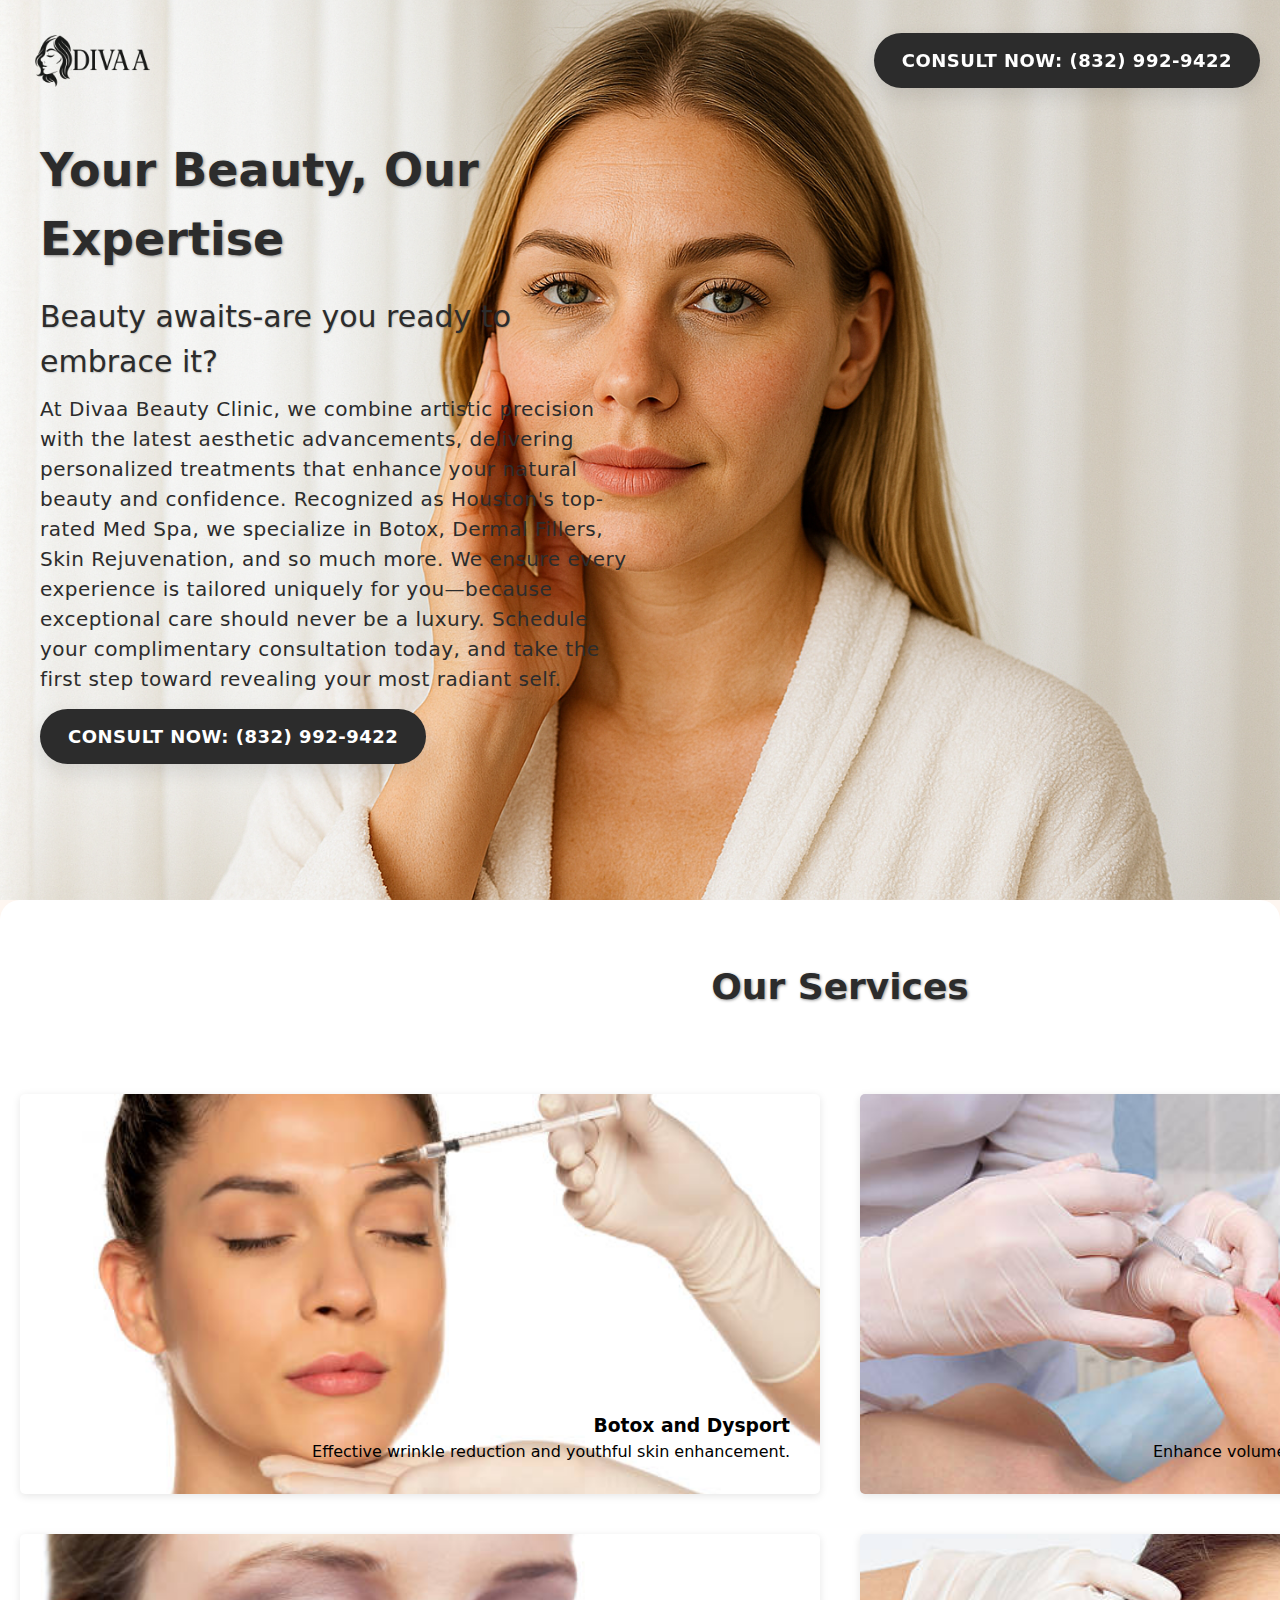
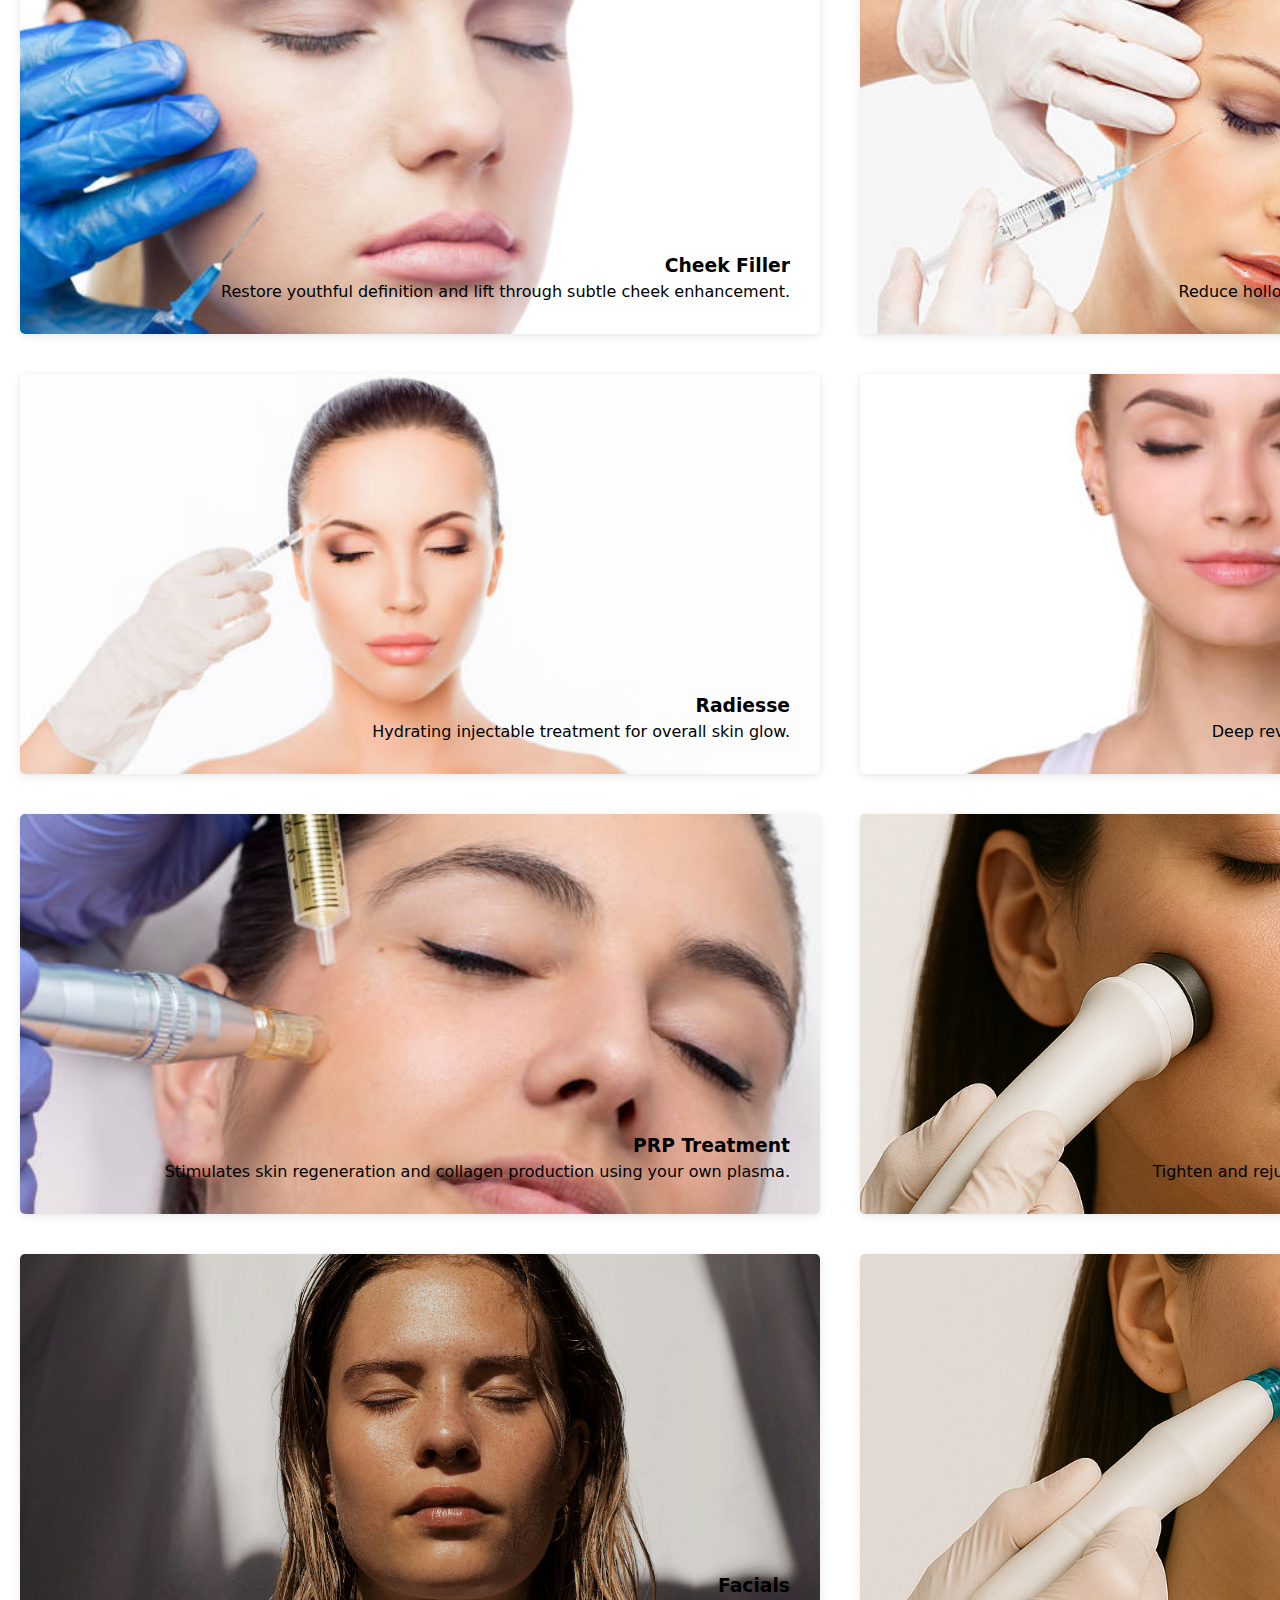
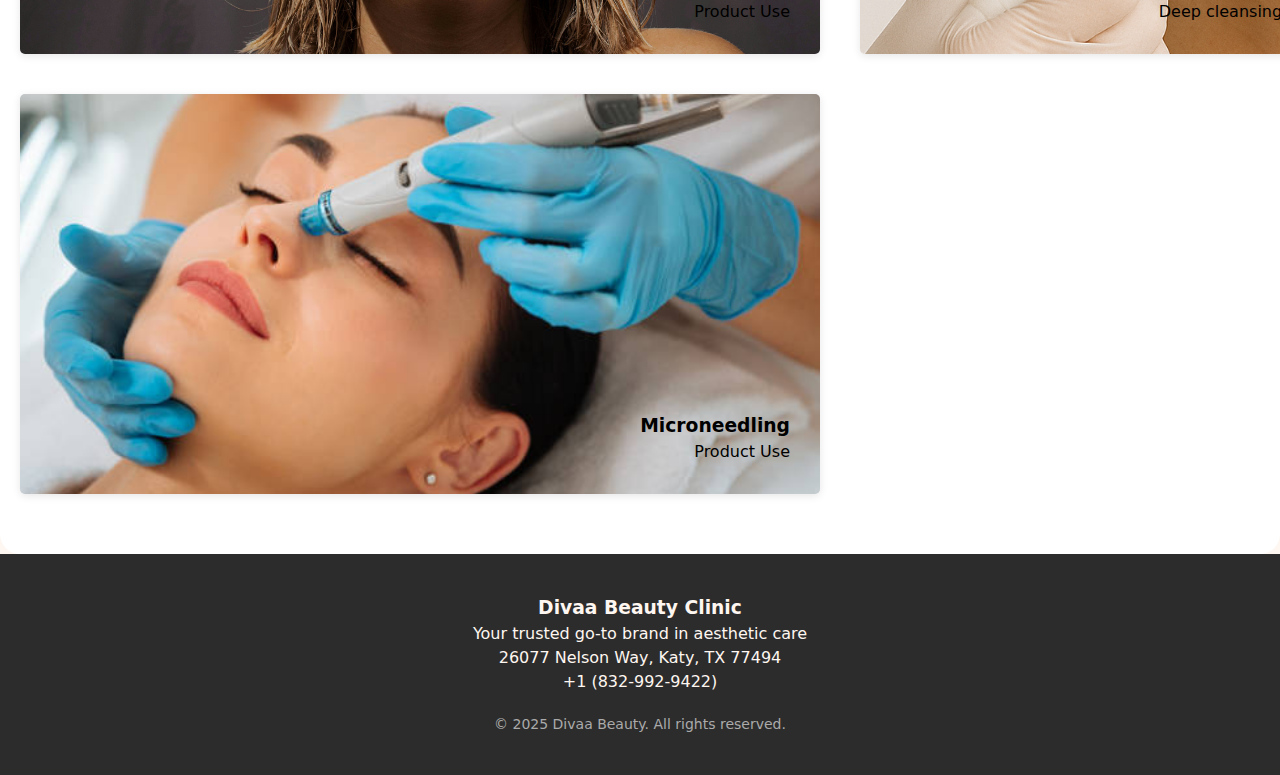
<file: index.html>
<!DOCTYPE html>

<html lang="en">
  <head>
    <meta charset="UTF-8" />
    <meta name="viewport" content="width=device-width, initial-scale=1.0" />
    <title>Divaa Beauty Clinic - Houston's Top-Rated Med Spa</title>

    <!-- SEO Meta Tags -->
    <meta
      name="description"
      content="Divaa Beauty Clinic in Houston offers expert aesthetic treatments including Botox, fillers, facials, and more. Enhance your natural beauty with personalized care."
    />
    <meta
      name="keywords"
      content="Divaa Beauty Clinic, Botox Houston, Lip Fillers Houston, Med Spa, Skin Rejuvenation, Aesthetic Treatments"
    />
    <meta name="author" content="Divaa Beauty Clinic" />

    <!-- Open Graph (for Facebook/LinkedIn sharing) -->
    <meta
      property="og:title"
      content="Divaa Beauty Clinic - Houston's Top Med Spa"
    />
    <meta
      property="og:description"
      content="Discover the art of rejuvenation with Botox, fillers, facials and more at Divaa Beauty Clinic in Houston."
    />
    <meta
      property="og:image"
      content="https://divaabeauty.net/pictures/landing-image.png"
    />
    <meta property="og:url" content="https://divaabeauty.net" />
    <meta property="og:type" content="website" />

    <link rel="icon" href="pictures/business-logo2.png" type="image/x-icon" />

    <!-- Styles -->
    <link rel="stylesheet" href="style.css" />
  </head>

  <body>
    <header>
      <section class="navbar-section">
        <div class="navbar">
          <a href="index.html" class="navbar-logo">
            <img src="pictures/logo5.png" alt="Divaa Logo" />
          </a>
          <div class="navbar-links">
            <a
              href="sms:8329929422?&body=Hi%20I%27m%20interested%20in%20Botox%20services%20at%20Divaa"
              class="contact-button"
            >
              CONSULT NOW: (832) 992-9422
            </a>
          </div>
        </div>
      </section>
    </header>
    <main>
      <section id="home" class="hero-section">
        <div class="hero">
          <div class="hero-text">
            <h1 class="hero-text-hook">Your Beauty, Our Expertise</h1>
            <p class="hero-text-hook2">
              Beauty awaits-are you ready to embrace it?
            </p>
            <p class="hero-text-introduction">
              At Divaa Beauty Clinic, we combine artistic precision with the
              latest aesthetic advancements, delivering personalized treatments
              that enhance your natural beauty and confidence. Recognized as
              Houston's top-rated Med Spa, we specialize in Botox, Dermal
              Fillers, Skin Rejuvenation, and so much more. We ensure every
              experience is tailored uniquely for you—because exceptional care
              should never be a luxury. Schedule your complimentary consultation
              today, and take the first step toward revealing your most radiant
              self.
            </p>
            <a
              href="sms:8329929422?&body=Hi%20I%27m%20interested%20in%20Botox%20services%20at%20Divaa"
              class="contact-button"
            >
              CONSULT NOW: (832) 992-9422
            </a>
          </div>
        </div>
      </section>
      <section class="services-section">
        <div class="container">
          <div class="services">
            <h2 class="section-title">Our Services</h2>
            <div class="service-list">
              <a href="botox.html" class="service-link">
                <div class="service-item service-botox">
                  <h3>Botox and Dysport</h3>
                  <p>
                    Effective wrinkle reduction and youthful skin enhancement.
                  </p>
                </div>
              </a>
              <a href="lip-filler.html" class="service-link">
                <div class="service-item service-filler-lips">
                  <h3>Lip Filler</h3>
                  <p>
                    Enhance volume and contour for fuller, natural-looking lips.
                  </p>
                </div>
              </a>
              <a href="cheek-filler.html" class="service-link">
                <div class="service-item service-filler-cheeks">
                  <h3>Cheek Filler</h3>
                  <p>
                    Restore youthful definition and lift through subtle cheek
                    enhancement.
                  </p>
                </div>
              </a>
              <a href="undereye-filler.html" class="service-link">
                <div class="service-item service-filler-under-eye">
                  <h3>Under-Eye Filler</h3>
                  <p>
                    Reduce hollowness and dark circles for a refreshed look.
                  </p>
                </div>
              </a>
              <a href="radiesse.html" class="service-link">
                <div class="service-item service-radiesse">
                  <h3>Radiesse</h3>
                  <p>Hydrating injectable treatment for overall skin glow.</p>
                </div>
              </a>
              <a href="sculptra.html" class="service-link">
                <div class="service-item service-sculptra">
                  <h3>Sculptra</h3>
                  <p>Deep revitalization and skin elasticity improvement.</p>
                </div>
              </a>
              <a href="prp.html" class="service-link">
                <div class="service-item service-prptreatment">
                  <h3>PRP Treatment</h3>
                  <p>
                    Stimulates skin regeneration and collagen production using
                    your own plasma.
                  </p>
                </div>
              </a>
              <a href="rrf.html" class="service-link">
                <div class="service-item service-rrf">
                  <h3>Radiofrequency Facial</h3>
                  <p>
                    Tighten and rejuvenate skin using advanced RF technology.
                  </p>
                </div>
              </a>
              <a href="facials.html" class="service-link">
                <div class="service-item service-facials">
                  <h3>Facials</h3>
                  <p>Product Use</p>
                </div>
              </a>
              <a href="hydrofacial.html" class="service-link">
                <div class="service-item service-hydrofacial">
                  <h3>Hydrofacial</h3>
                  <p>
                    Deep cleansing, exfoliation, and hydration for radiant skin.
                  </p>
                </div>
              </a>
              <a href="microneedling.html" class="service-link">
                <div class="service-item service-microneedling">
                  <h3>Microneedling</h3>
                  <p>Product Use</p>
                </div>
              </a>
            </div>
          </div>
        </div>
      </section>
    </main>
    <section class="footer-section">
      <footer class="footer">
        <div class="footer-branding">
          <h3>Divaa Beauty Clinic</h3>
          <p>Your trusted go-to brand in aesthetic care</p>
          <p>26077 Nelson Way, Katy, TX 77494</p>
          <p>+1 (832-992-9422)</p>
        </div>
        <div class="footer-info">
          <p>&copy; 2025 Divaa Beauty. All rights reserved.</p>
        </div>
      </footer>
    </section>
    <script src="script.js"></script>
  </body>
</html>
</file>
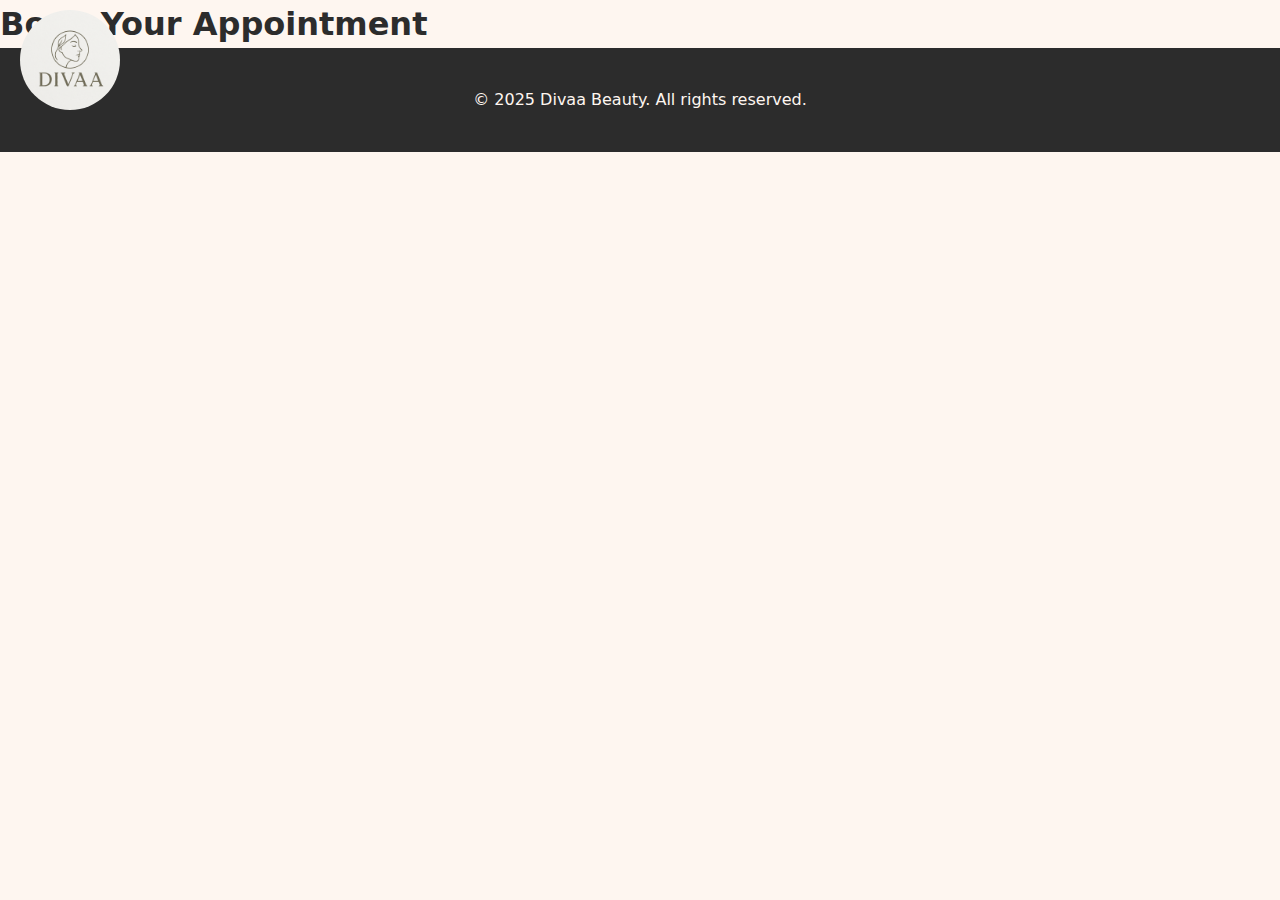
<file: booking.html>
<!DOCTYPE html>
<html lang="en">
  <head>
    <title>Divaa Beauty Clinic | Booking</title>
    <link rel="stylesheet" href="style.css" />
  </head>
  <body>
    <header>
      <nav class="navbar">
        <a href="index.html" class="navbar-logo">
          <img src="logo.png" alt="Divaa Logo" />
        </a>
      </nav>
    </header>

    <main>
      <section class="booking-section">
        <h1>Book Your Appointment</h1>
        <!-- Booking form goes here -->
      </section>
    </main>

    <footer class="footer-section">
      <div class="footer">
        <p>&copy; 2025 Divaa Beauty. All rights reserved.</p>
      </div>
    </footer>
  </body>
</html>
</file>
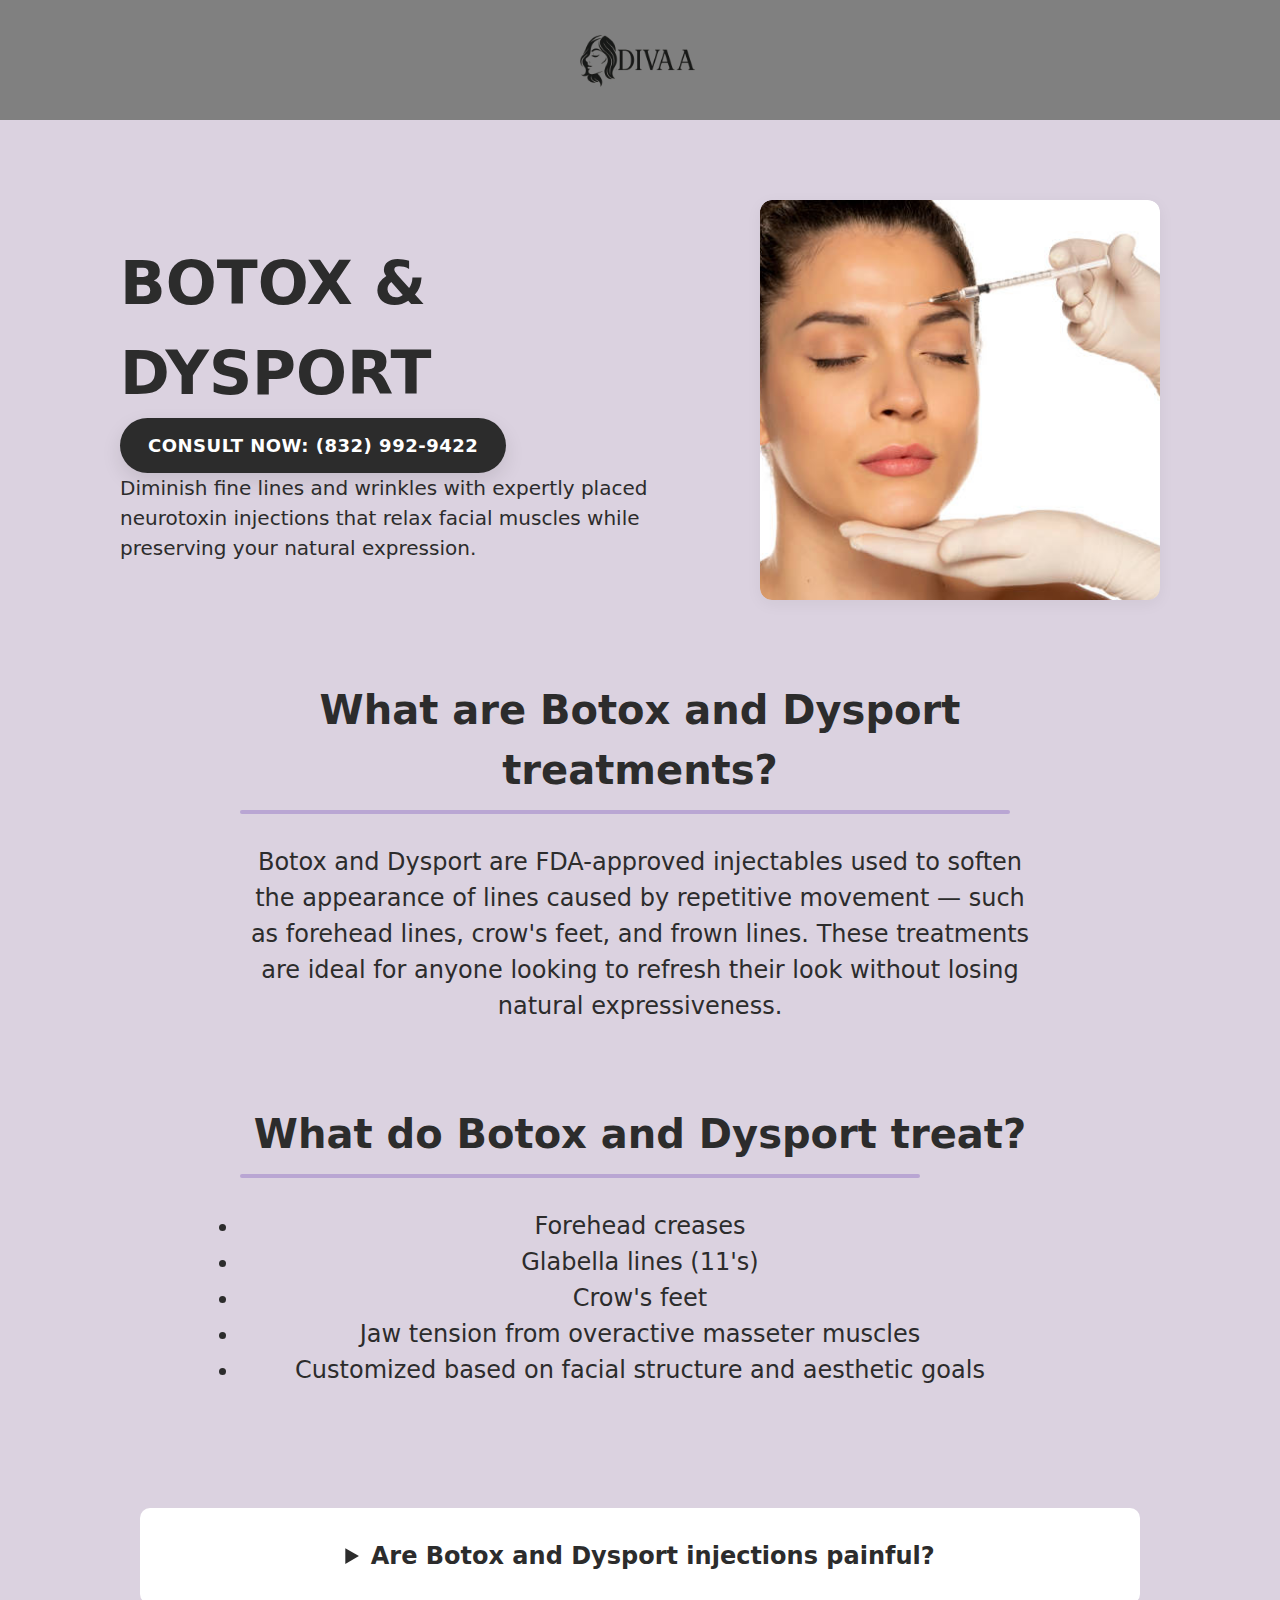
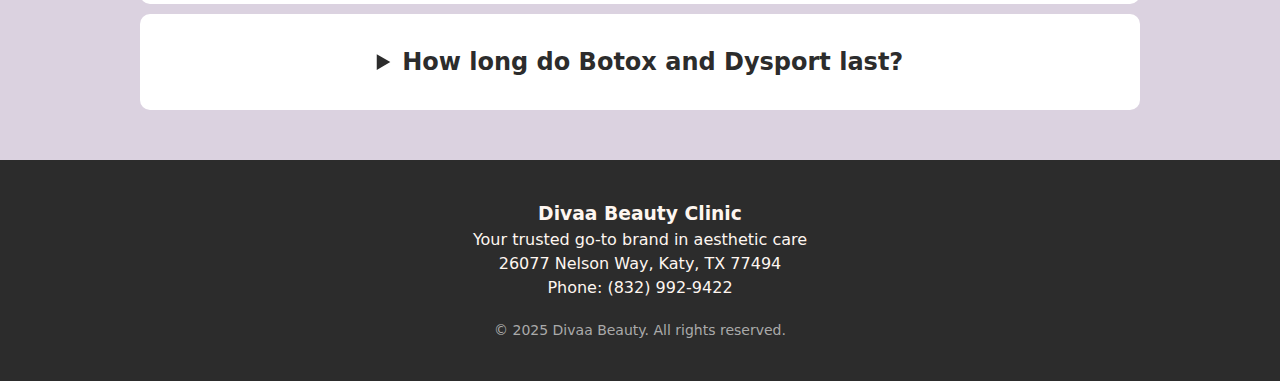
<file: botox.html>
<!DOCTYPE html>
<html lang="en">
  <head>
    <meta charset="UTF-8" />
    <meta name="viewport" content="width=device-width, initial-scale=1.0" />
    <meta
      name="description"
      content="Divaa Beauty Clinic offers expert Botox and Dysport treatments in Houston to reduce fine lines and enhance natural beauty."
    />
    <meta
      name="keywords"
      content="Botox Houston, Dysport Houston, Divaa Beauty Clinic, wrinkle reduction, med spa"
    />
    <meta name="author" content="Divaa Beauty Clinic" />
    <title>Divaa Beauty - Botox and Dysport in Houston</title>
    <link rel="stylesheet" href="style.css" />
    <link rel="icon" href="pictures/business-logo2.png" type="image/x-icon" />
  </head>

  <body>
    <header>
      <section class="navbar-section">
        <div class="navbar-sd">
          <a href="index.html" class="navbar-logo">
            <img src="pictures/logo5.png" alt="Divaa Logo" />
          </a>
        </div>
      </section>
    </header>

    <main>
      <!-- HERO -->
      <section class="subhero">
        <div class="subhero-hook1">
          <div class="subhero-hook1-text">
            <h1>BOTOX & DYSPORT</h1>
            <a
              href="sms:8329929422?&body=Hi%20I%27m%20interested%20in%20Botox%20services%20at%20Divaa"
              class="contact-button"
            >
              CONSULT NOW: (832) 992-9422
            </a>
            <p>
              Diminish fine lines and wrinkles with expertly placed neurotoxin
              injections that relax facial muscles while preserving your natural
              expression.
            </p>
          </div>
          <div class="subhero-hook1-logo">
            <img
              src="pictures/botox-image1.JPG"
              alt="Client receiving Botox at Divaa Beauty"
            />
          </div>
        </div>
      </section>

      <!-- INTRO -->
      <section class="treatment-information">
        <div class="treatment-introduction">
          <div class="treatment-introduction-text">
            <h3>What are Botox and Dysport treatments?</h3>
            <p>
              Botox and Dysport are FDA-approved injectables used to soften the
              appearance of lines caused by repetitive movement — such as
              forehead lines, crow's feet, and frown lines. These treatments are
              ideal for anyone looking to refresh their look without losing
              natural expressiveness.
            </p>
          </div>
        </div>

        <!-- FUNCTION -->
        <div class="treatment-function">
          <div class="treatment-function-text">
            <h3>What do Botox and Dysport treat?</h3>
            <ul>
              <li>Forehead creases</li>
              <li>Glabella lines (11's)</li>
              <li>Crow's feet</li>
              <li>Jaw tension from overactive masseter muscles</li>
              <li>Customized based on facial structure and aesthetic goals</li>
            </ul>
          </div>
        </div>

        <!-- FAQ -->
        <div class="treatment-faq">
          <details>
            <summary>Are Botox and Dysport injections painful?</summary>
            <p>
              Most clients describe Botox injections as a quick pinch. If you're
              sensitive, we can apply numbing cream to keep you comfortable.
            </p>
          </details>
          <details>
            <summary>How long do Botox and Dysport last?</summary>
            <p>
              Results typically last 3-4 months. With consistent treatments,
              results may last longer over time.
            </p>
          </details>
        </div>
      </section>
    </main>

    <!-- FOOTER -->
    <section class="footer-section">
      <footer class="footer">
        <div class="footer-branding">
          <h3>Divaa Beauty Clinic</h3>
          <p>Your trusted go-to brand in aesthetic care</p>
          <p>26077 Nelson Way, Katy, TX 77494</p>
          <p>Phone: (832) 992-9422</p>
        </div>
        <div class="footer-info">
          <p>&copy; 2025 Divaa Beauty. All rights reserved.</p>
        </div>
      </footer>
    </section>
  </body>
</html>
</file>
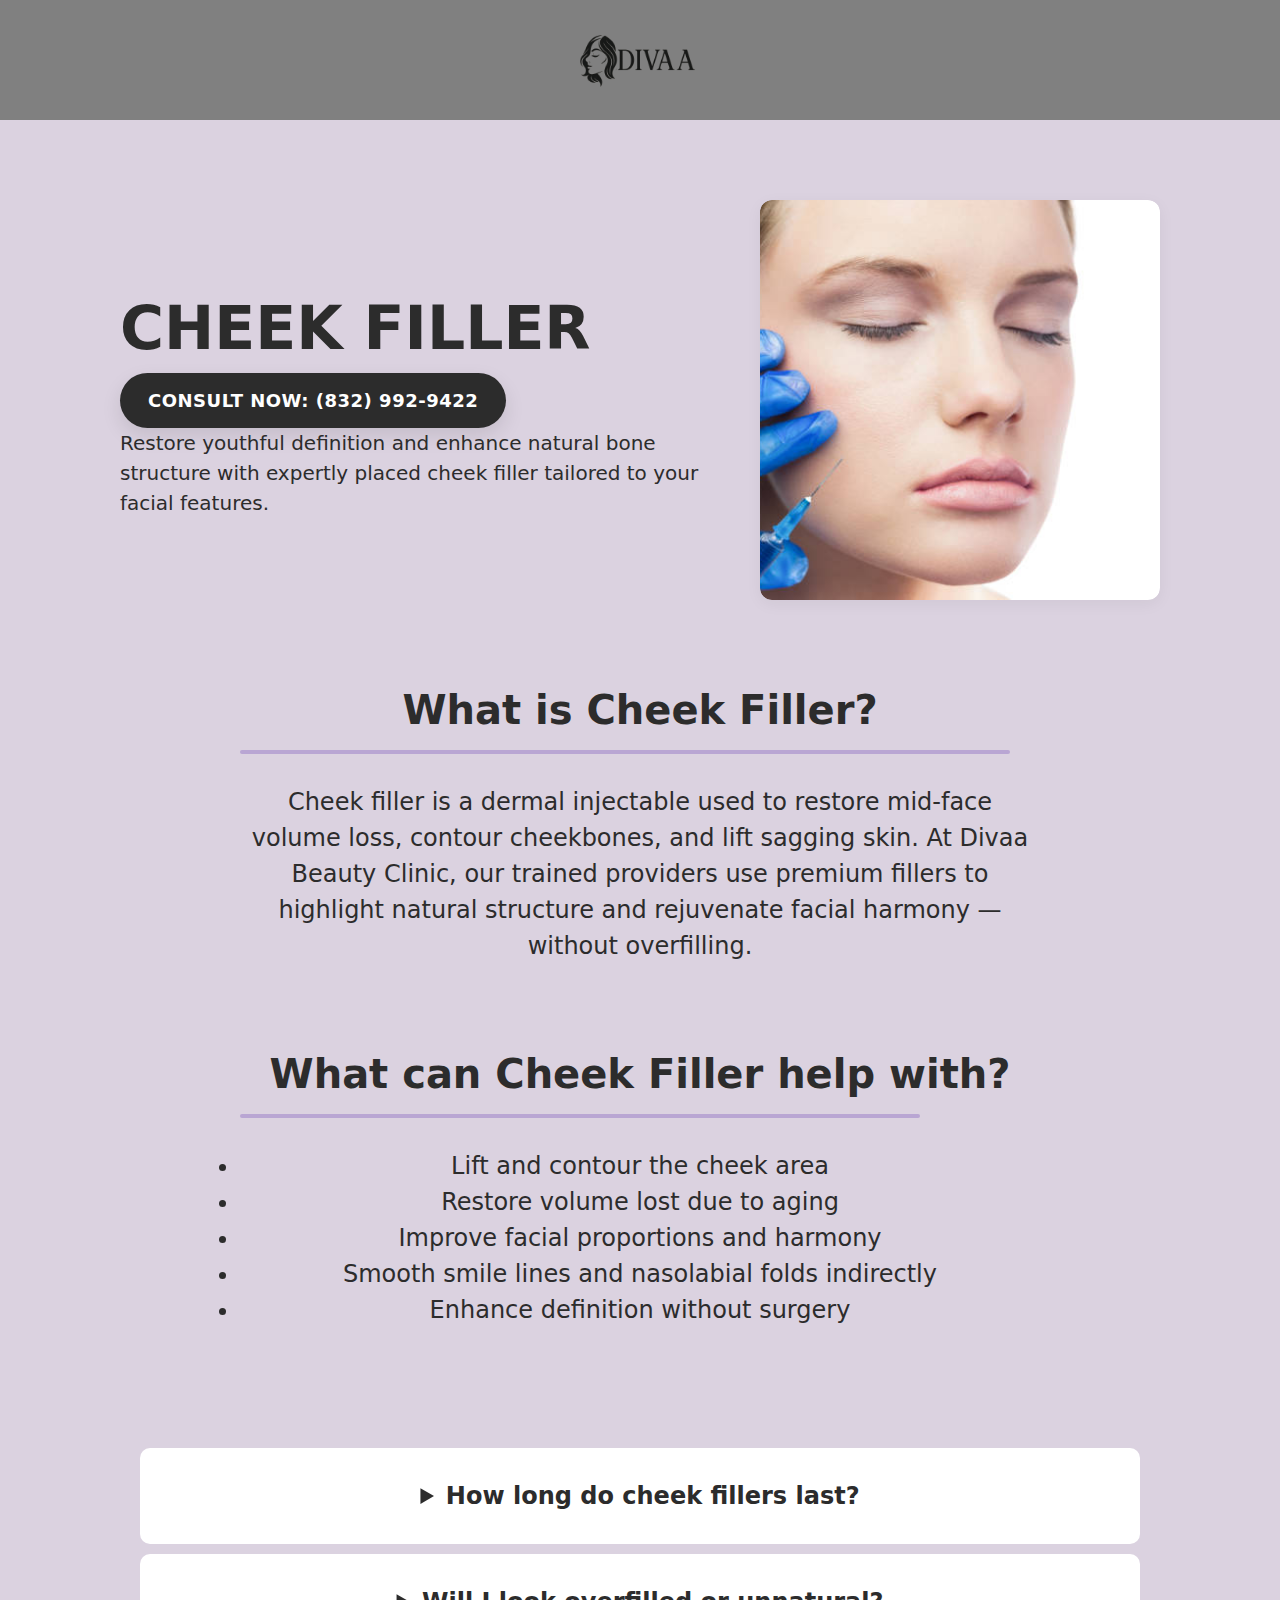
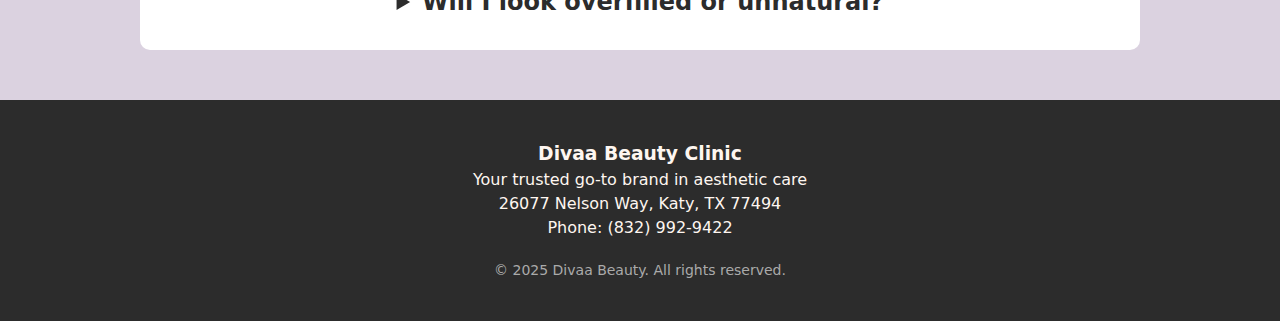
<file: cheek-filler.html>
<!DOCTYPE html>
<html lang="en">
  <head>
    <meta charset="UTF-8" />
    <meta name="viewport" content="width=device-width, initial-scale=1.0" />
    <meta
      name="description"
      content="Divaa Beauty Clinic offers cheek filler treatments in Houston to lift, contour, and restore youthful volume to the mid-face."
    />
    <meta
      name="keywords"
      content="Cheek Filler Houston, cheek contouring, midface filler, dermal filler, Divaa Beauty Clinic"
    />
    <meta name="author" content="Divaa Beauty Clinic" />
    <title>Divaa Beauty - Cheek Filler in Houston</title>
    <link rel="stylesheet" href="style.css" />
    <link rel="icon" href="pictures/business-logo2.png" type="image/x-icon" />
  </head>

  <body>
    <header>
      <section class="navbar-section">
        <div class="navbar-sd">
          <a href="index.html" class="navbar-logo">
            <img src="pictures/logo5.png" alt="Divaa Logo" />
          </a>
        </div>
      </section>
    </header>

    <main>
      <!-- HERO -->
      <section class="subhero">
        <div class="subhero-hook1">
          <div class="subhero-hook1-text">
            <h1>CHEEK FILLER</h1>
            <a
              href="sms:8329929422?&body=Hi%20I%27m%20interested%20in%20cheek%20filler%20services%20at%20Divaa"
              class="contact-button"
            >
              CONSULT NOW: (832) 992-9422
            </a>
            <p>
              Restore youthful definition and enhance natural bone structure
              with expertly placed cheek filler tailored to your facial
              features.
            </p>
          </div>
          <div class="subhero-hook1-logo">
            <img
              src="pictures/cheek-filler.JPG"
              alt="Client receiving cheek filler at Divaa Beauty"
            />
          </div>
        </div>
      </section>

      <!-- INTRO -->
      <section class="treatment-information">
        <div class="treatment-introduction">
          <div class="treatment-introduction-text">
            <h3>What is Cheek Filler?</h3>
            <p>
              Cheek filler is a dermal injectable used to restore mid-face
              volume loss, contour cheekbones, and lift sagging skin. At Divaa
              Beauty Clinic, our trained providers use premium fillers to
              highlight natural structure and rejuvenate facial harmony —
              without overfilling.
            </p>
          </div>
        </div>

        <!-- FUNCTION -->
        <div class="treatment-function">
          <div class="treatment-function-text">
            <h3>What can Cheek Filler help with?</h3>
            <ul>
              <li>Lift and contour the cheek area</li>
              <li>Restore volume lost due to aging</li>
              <li>Improve facial proportions and harmony</li>
              <li>Smooth smile lines and nasolabial folds indirectly</li>
              <li>Enhance definition without surgery</li>
            </ul>
          </div>
        </div>

        <!-- FAQ -->
        <div class="treatment-faq">
          <details>
            <summary>How long do cheek fillers last?</summary>
            <p>
              Cheek filler typically lasts 12-18 months depending on the product
              used and individual metabolism.
            </p>
          </details>
          <details>
            <summary>Will I look overfilled or unnatural?</summary>
            <p>
              Not at Divaa. We specialize in subtle, balanced enhancements. Our
              goal is to enhance your cheekbones without distorting your natural
              features.
            </p>
          </details>
        </div>
      </section>
    </main>

    <!-- FOOTER -->
    <section class="footer-section">
      <footer class="footer">
        <div class="footer-branding">
          <h3>Divaa Beauty Clinic</h3>
          <p>Your trusted go-to brand in aesthetic care</p>
          <p>26077 Nelson Way, Katy, TX 77494</p>
          <p>Phone: (832) 992-9422</p>
        </div>
        <div class="footer-info">
          <p>&copy; 2025 Divaa Beauty. All rights reserved.</p>
        </div>
      </footer>
    </section>
  </body>
</html>
</file>
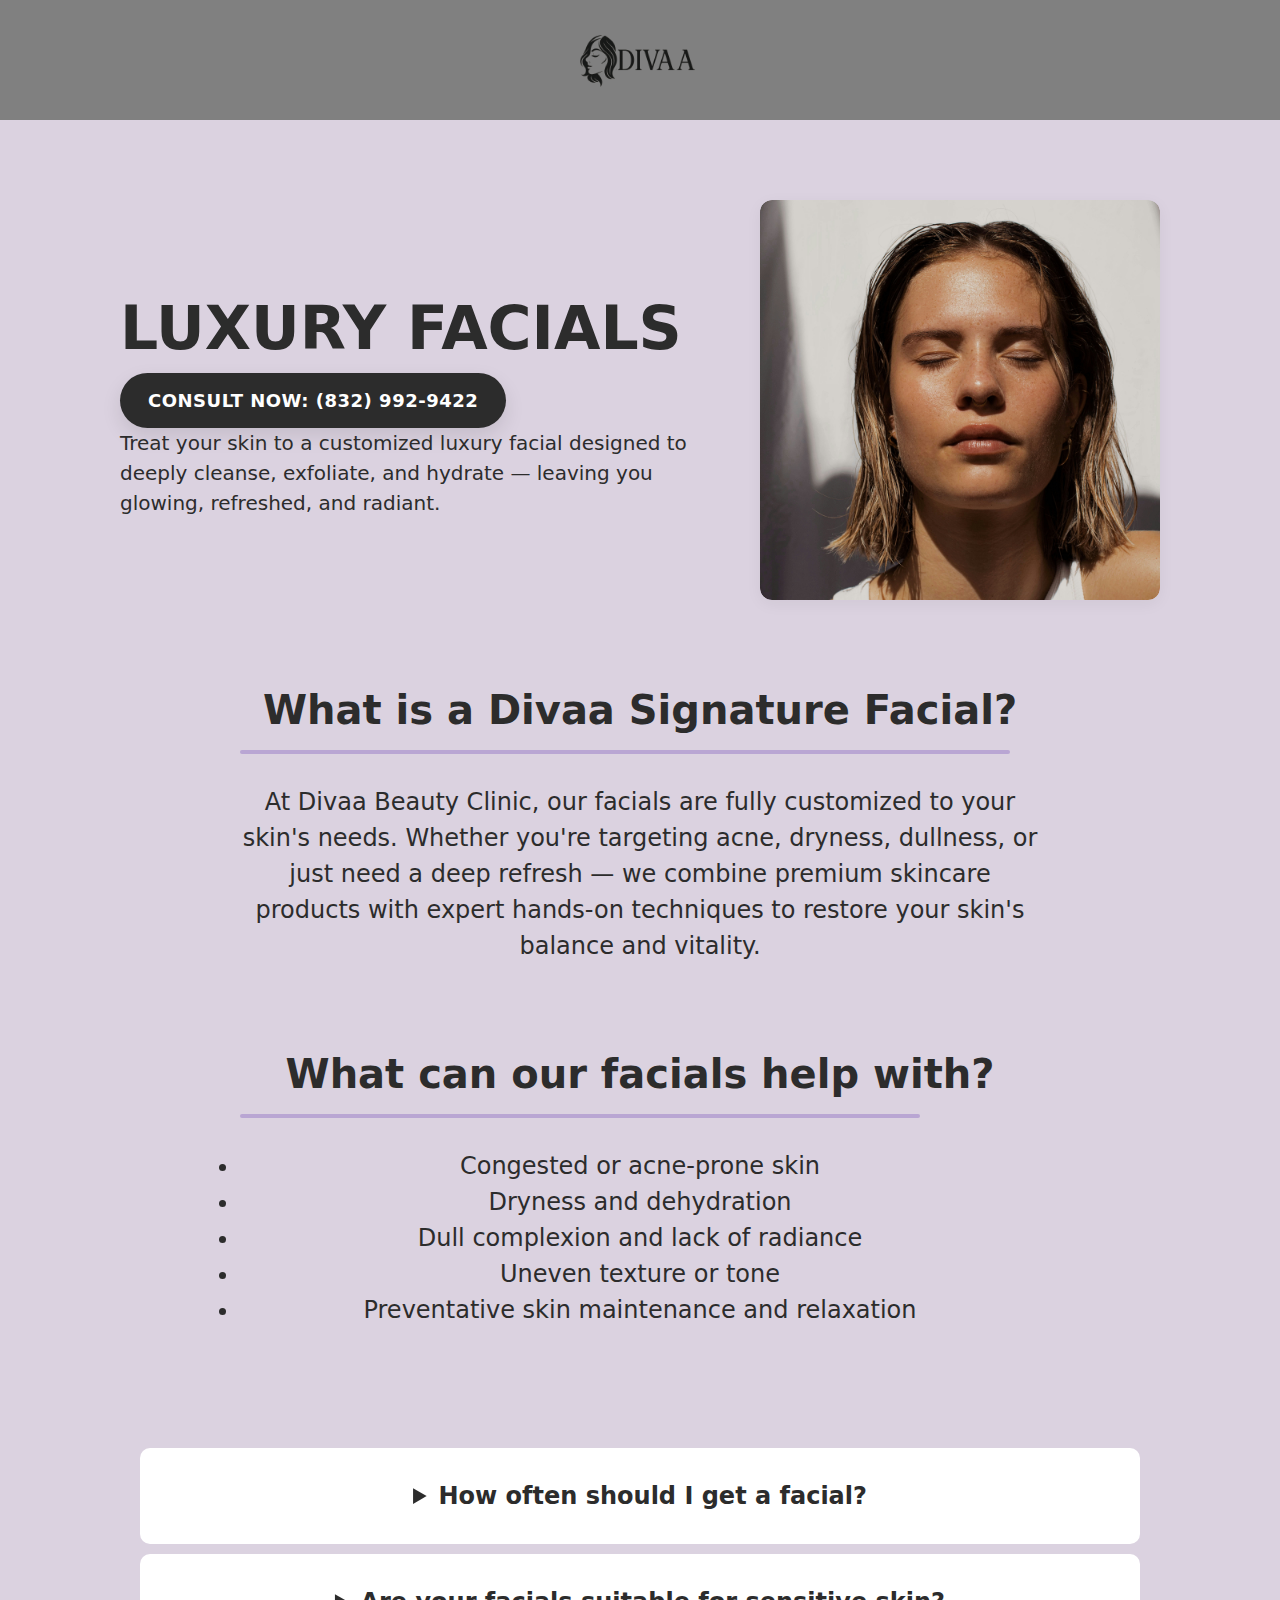
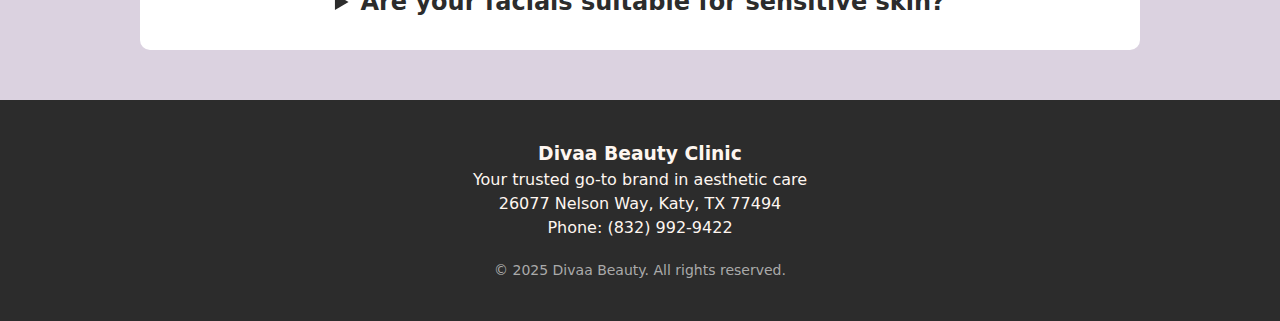
<file: facials.html>
<!DOCTYPE html>
<html lang="en">
  <head>
    <meta charset="UTF-8" />
    <meta name="viewport" content="width=device-width, initial-scale=1.0" />
    <meta
      name="description"
      content="Divaa Beauty Clinic offers luxury facials in Houston tailored to your skin type and concerns, combining deep cleansing, exfoliation, and nourishment for glowing skin."
    />
    <meta
      name="keywords"
      content="Facials Houston, luxury facial, custom facial, exfoliation, skincare treatments, Divaa Beauty Clinic"
    />
    <meta name="author" content="Divaa Beauty Clinic" />
    <title>Divaa Beauty - Facials in Houston</title>
    <link rel="stylesheet" href="style.css" />
    <link rel="icon" href="pictures/business-logo2.png" type="image/x-icon" />
  </head>

  <body>
    <header>
      <section class="navbar-section">
        <div class="navbar-sd">
          <a href="index.html" class="navbar-logo">
            <img src="pictures/logo5.png" alt="Divaa Logo" />
          </a>
        </div>
      </section>
    </header>

    <main>
      <!-- HERO -->
      <section class="subhero">
        <div class="subhero-hook1">
          <div class="subhero-hook1-text">
            <h1>LUXURY FACIALS</h1>
            <a
              href="sms:8329929422?&body=Hi%20I%27m%20interested%20in%20facials%20at%20Divaa"
              class="contact-button"
            >
              CONSULT NOW: (832) 992-9422
            </a>
            <p>
              Treat your skin to a customized luxury facial designed to deeply
              cleanse, exfoliate, and hydrate — leaving you glowing, refreshed,
              and radiant.
            </p>
          </div>
          <div class="subhero-hook1-logo">
            <img
              src="pictures/facial-image1.jpg"
              alt="Client receiving facial at Divaa Beauty"
            />
          </div>
        </div>
      </section>

      <!-- INTRO -->
      <section class="treatment-information">
        <div class="treatment-introduction">
          <div class="treatment-introduction-text">
            <h3>What is a Divaa Signature Facial?</h3>
            <p>
              At Divaa Beauty Clinic, our facials are fully customized to your
              skin's needs. Whether you're targeting acne, dryness, dullness, or
              just need a deep refresh — we combine premium skincare products
              with expert hands-on techniques to restore your skin's balance and
              vitality.
            </p>
          </div>
        </div>

        <!-- FUNCTION -->
        <div class="treatment-function">
          <div class="treatment-function-text">
            <h3>What can our facials help with?</h3>
            <ul>
              <li>Congested or acne-prone skin</li>
              <li>Dryness and dehydration</li>
              <li>Dull complexion and lack of radiance</li>
              <li>Uneven texture or tone</li>
              <li>Preventative skin maintenance and relaxation</li>
            </ul>
          </div>
        </div>

        <!-- FAQ -->
        <div class="treatment-faq">
          <details>
            <summary>How often should I get a facial?</summary>
            <p>
              For optimal skin health, we recommend facials every 4-6 weeks.
              Monthly treatments can help prevent buildup, breakouts, and
              maintain long-term glow.
            </p>
          </details>
          <details>
            <summary>Are your facials suitable for sensitive skin?</summary>
            <p>
              Absolutely. Each treatment is customized based on your skin type
              and sensitivity. We use gentle, medical-grade products appropriate
              for all skin tones and conditions.
            </p>
          </details>
        </div>
      </section>
    </main>

    <!-- FOOTER -->
    <section class="footer-section">
      <footer class="footer">
        <div class="footer-branding">
          <h3>Divaa Beauty Clinic</h3>
          <p>Your trusted go-to brand in aesthetic care</p>
          <p>26077 Nelson Way, Katy, TX 77494</p>
          <p>Phone: (832) 992-9422</p>
        </div>
        <div class="footer-info">
          <p>&copy; 2025 Divaa Beauty. All rights reserved.</p>
        </div>
      </footer>
    </section>
  </body>
</html>
</file>
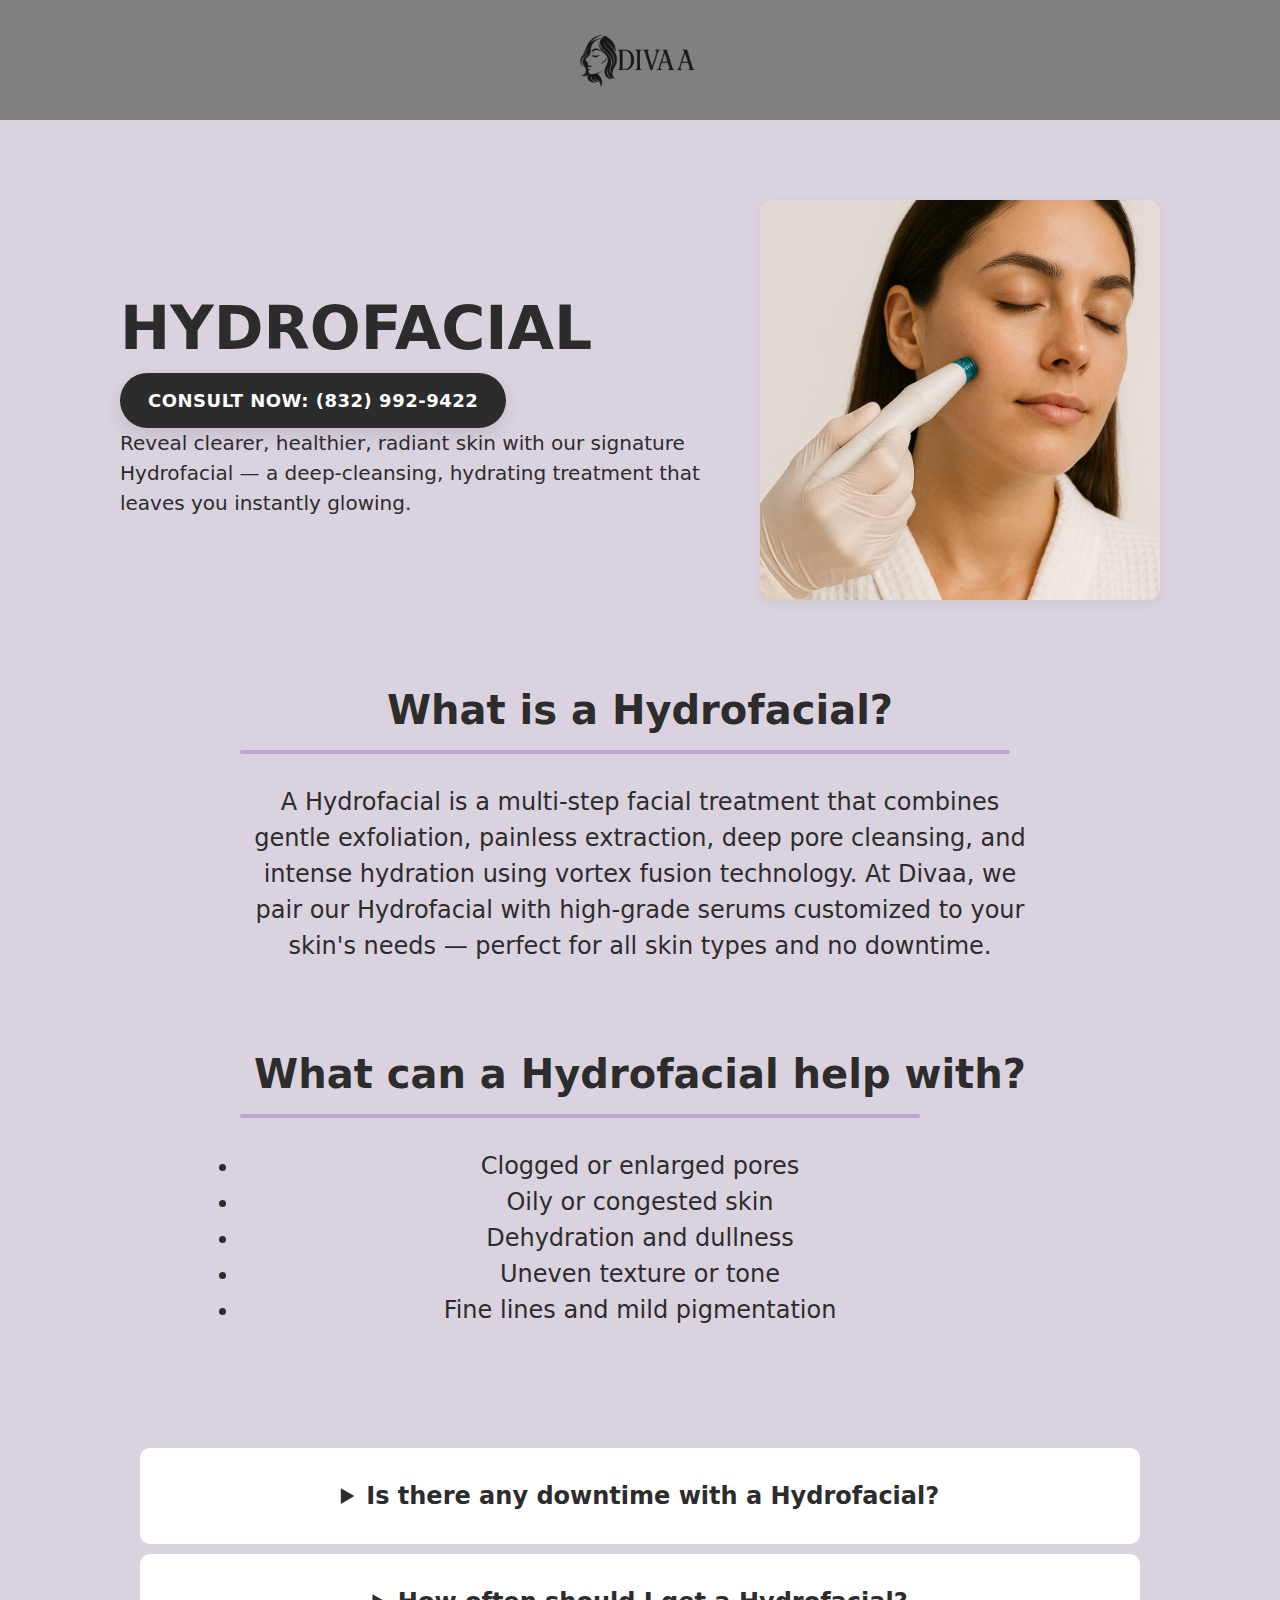
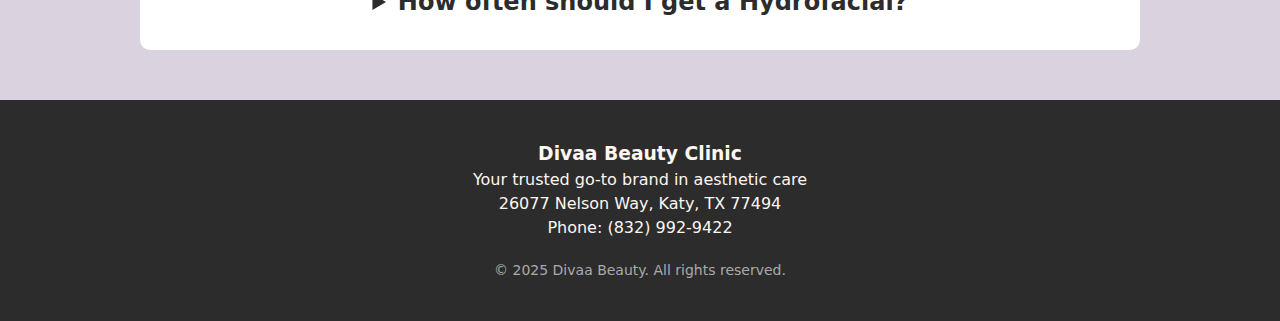
<file: hydrofacial.html>
<!DOCTYPE html>
<html lang="en">
  <head>
    <meta charset="UTF-8" />
    <meta name="viewport" content="width=device-width, initial-scale=1.0" />
    <meta
      name="description"
      content="Divaa Beauty Clinic offers professional Hydrofacials in Houston — combining deep cleansing, exfoliation, extraction, and hydration for glowing, clear skin."
    />
    <meta
      name="keywords"
      content="Hydrofacial Houston, facial hydration, deep pore cleansing, medical facial, Divaa Beauty Clinic"
    />
    <meta name="author" content="Divaa Beauty Clinic" />
    <title>Divaa Beauty - Hydrofacial in Houston</title>
    <link rel="stylesheet" href="style.css" />
    <link rel="icon" href="pictures/business-logo2.png" type="image/x-icon" />
  </head>

  <body>
    <header>
      <section class="navbar-section">
        <div class="navbar-sd">
          <a href="index.html" class="navbar-logo">
            <img src="pictures/logo5.png" alt="Divaa Logo" />
          </a>
        </div>
      </section>
    </header>

    <main>
      <!-- HERO -->
      <section class="subhero">
        <div class="subhero-hook1">
          <div class="subhero-hook1-text">
            <h1>HYDROFACIAL</h1>
            <a
              href="sms:8329929422?&body=Hi%20I%27m%20interested%20in%20a%20Hydrofacial%20at%20Divaa"
              class="contact-button"
            >
              CONSULT NOW: (832) 992-9422
            </a>
            <p>
              Reveal clearer, healthier, radiant skin with our signature
              Hydrofacial — a deep-cleansing, hydrating treatment that leaves
              you instantly glowing.
            </p>
          </div>
          <div class="subhero-hook1-logo">
            <img
              src="pictures/hydrofacial.png"
              alt="Client receiving Hydrofacial at Divaa Beauty"
            />
          </div>
        </div>
      </section>

      <!-- INTRO -->
      <section class="treatment-information">
        <div class="treatment-introduction">
          <div class="treatment-introduction-text">
            <h3>What is a Hydrofacial?</h3>
            <p>
              A Hydrofacial is a multi-step facial treatment that combines
              gentle exfoliation, painless extraction, deep pore cleansing, and
              intense hydration using vortex fusion technology. At Divaa, we
              pair our Hydrofacial with high-grade serums customized to your
              skin's needs — perfect for all skin types and no downtime.
            </p>
          </div>
        </div>

        <!-- FUNCTION -->
        <div class="treatment-function">
          <div class="treatment-function-text">
            <h3>What can a Hydrofacial help with?</h3>
            <ul>
              <li>Clogged or enlarged pores</li>
              <li>Oily or congested skin</li>
              <li>Dehydration and dullness</li>
              <li>Uneven texture or tone</li>
              <li>Fine lines and mild pigmentation</li>
            </ul>
          </div>
        </div>

        <!-- FAQ -->
        <div class="treatment-faq">
          <details>
            <summary>Is there any downtime with a Hydrofacial?</summary>
            <p>
              None at all — you'll leave with a healthy glow. It's a perfect
              “glow-up” treatment before events, travel, or just routine skin
              maintenance.
            </p>
          </details>
          <details>
            <summary>How often should I get a Hydrofacial?</summary>
            <p>
              Most clients benefit from monthly treatments to maintain skin
              clarity, hydration, and glow. It's safe and effective to repeat
              regularly.
            </p>
          </details>
        </div>
      </section>
    </main>

    <!-- FOOTER -->
    <section class="footer-section">
      <footer class="footer">
        <div class="footer-branding">
          <h3>Divaa Beauty Clinic</h3>
          <p>Your trusted go-to brand in aesthetic care</p>
          <p>26077 Nelson Way, Katy, TX 77494</p>
          <p>Phone: (832) 992-9422</p>
        </div>
        <div class="footer-info">
          <p>&copy; 2025 Divaa Beauty. All rights reserved.</p>
        </div>
      </footer>
    </section>
  </body>
</html>
</file>
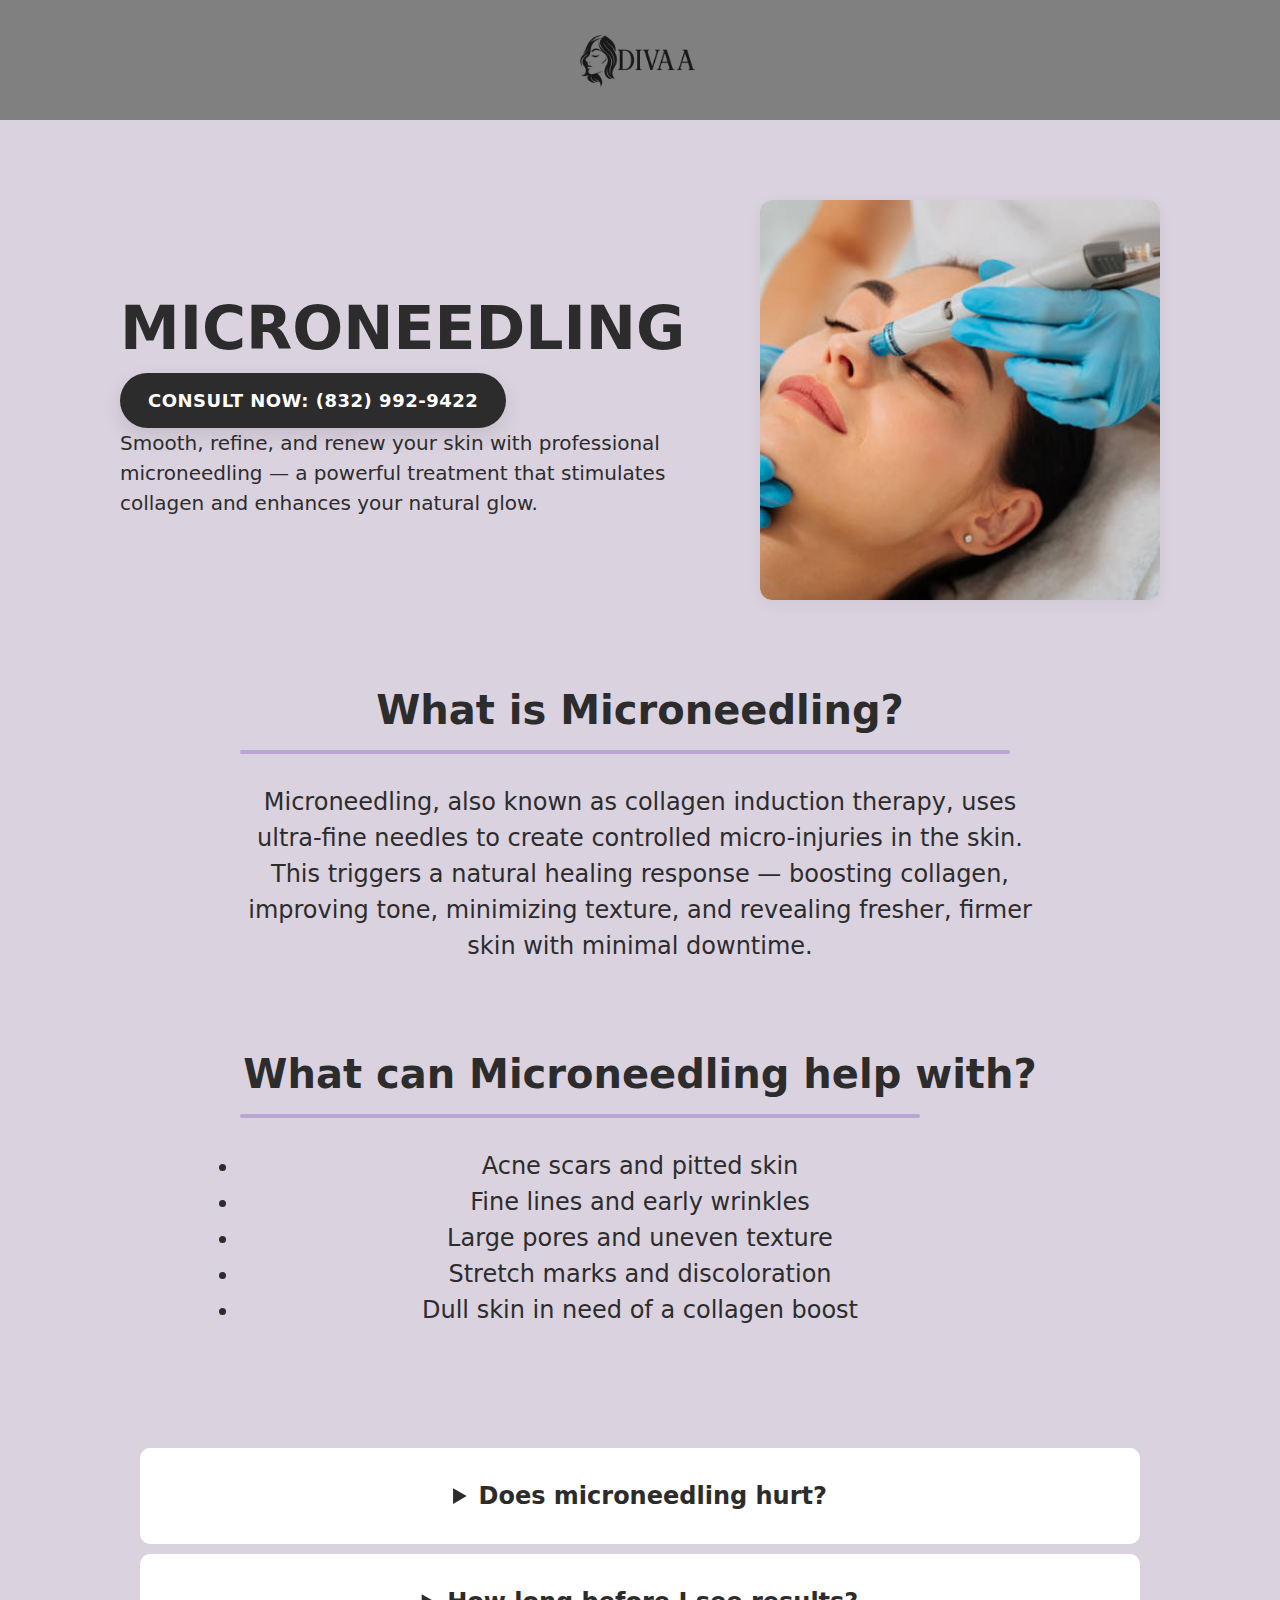
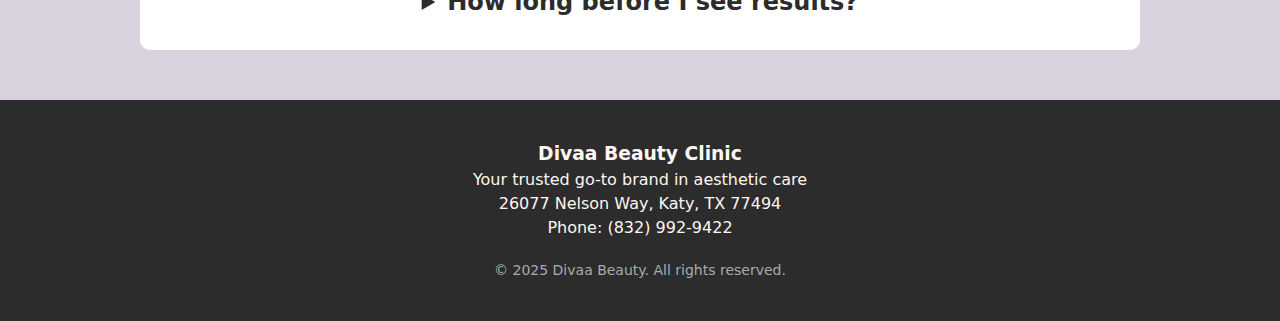
<file: microneedling.html>
<!DOCTYPE html>
<html lang="en">
  <head>
    <meta charset="UTF-8" />
    <meta name="viewport" content="width=device-width, initial-scale=1.0" />
    <meta
      name="description"
      content="Divaa Beauty Clinic offers expert Microneedling treatments in Houston to improve skin texture, reduce scarring, and boost collagen naturally."
    />
    <meta
      name="keywords"
      content="Microneedling Houston, collagen induction therapy, skin resurfacing, acne scars, Divaa Beauty Clinic"
    />
    <meta name="author" content="Divaa Beauty Clinic" />
    <title>Divaa Beauty - Microneedling in Houston</title>
    <link rel="stylesheet" href="style.css" />
    <link rel="icon" href="pictures/favicon.ico" type="image/x-icon" />
  </head>

  <body>
    <header>
      <section class="navbar-section">
        <div class="navbar-sd">
          <a href="index.html" class="navbar-logo">
            <img src="pictures/logo5.png" alt="Divaa Logo" />
          </a>
        </div>
      </section>
    </header>

    <main>
      <!-- HERO -->
      <section class="subhero">
        <div class="subhero-hook1">
          <div class="subhero-hook1-text">
            <h1>MICRONEEDLING</h1>
            <a
              href="sms:8329929422?&body=Hi%20I%27m%20interested%20in%20Microneedling%20at%20Divaa"
              class="contact-button"
            >
              CONSULT NOW: (832) 992-9422
            </a>
            <p>
              Smooth, refine, and renew your skin with professional
              microneedling — a powerful treatment that stimulates collagen and
              enhances your natural glow.
            </p>
          </div>
          <div class="subhero-hook1-logo">
            <img
              src="pictures/microneedling-image1.JPG"
              alt="Microneedling session at Divaa Beauty"
            />
          </div>
        </div>
      </section>

      <!-- INTRO -->
      <section class="treatment-information">
        <div class="treatment-introduction">
          <div class="treatment-introduction-text">
            <h3>What is Microneedling?</h3>
            <p>
              Microneedling, also known as collagen induction therapy, uses
              ultra-fine needles to create controlled micro-injuries in the
              skin. This triggers a natural healing response — boosting
              collagen, improving tone, minimizing texture, and revealing
              fresher, firmer skin with minimal downtime.
            </p>
          </div>
        </div>

        <!-- FUNCTION -->
        <div class="treatment-function">
          <div class="treatment-function-text">
            <h3>What can Microneedling help with?</h3>
            <ul>
              <li>Acne scars and pitted skin</li>
              <li>Fine lines and early wrinkles</li>
              <li>Large pores and uneven texture</li>
              <li>Stretch marks and discoloration</li>
              <li>Dull skin in need of a collagen boost</li>
            </ul>
          </div>
        </div>

        <!-- FAQ -->
        <div class="treatment-faq">
          <details>
            <summary>Does microneedling hurt?</summary>
            <p>
              We apply numbing cream before treatment to ensure comfort. Most
              clients feel only mild pressure or scratching sensations during
              the session.
            </p>
          </details>
          <details>
            <summary>How long before I see results?</summary>
            <p>
              Skin appears brighter and smoother within 1 week. Deeper results,
              like reduced scars and firming, continue to develop over 4-6 weeks
              as collagen rebuilds.
            </p>
          </details>
        </div>
      </section>
    </main>

    <!-- FOOTER -->
    <section class="footer-section">
      <footer class="footer">
        <div class="footer-branding">
          <h3>Divaa Beauty Clinic</h3>
          <p>Your trusted go-to brand in aesthetic care</p>
          <p>26077 Nelson Way, Katy, TX 77494</p>
          <p>Phone: (832) 992-9422</p>
        </div>
        <div class="footer-info">
          <p>&copy; 2025 Divaa Beauty. All rights reserved.</p>
        </div>
      </footer>
    </section>
  </body>
</html>
</file>
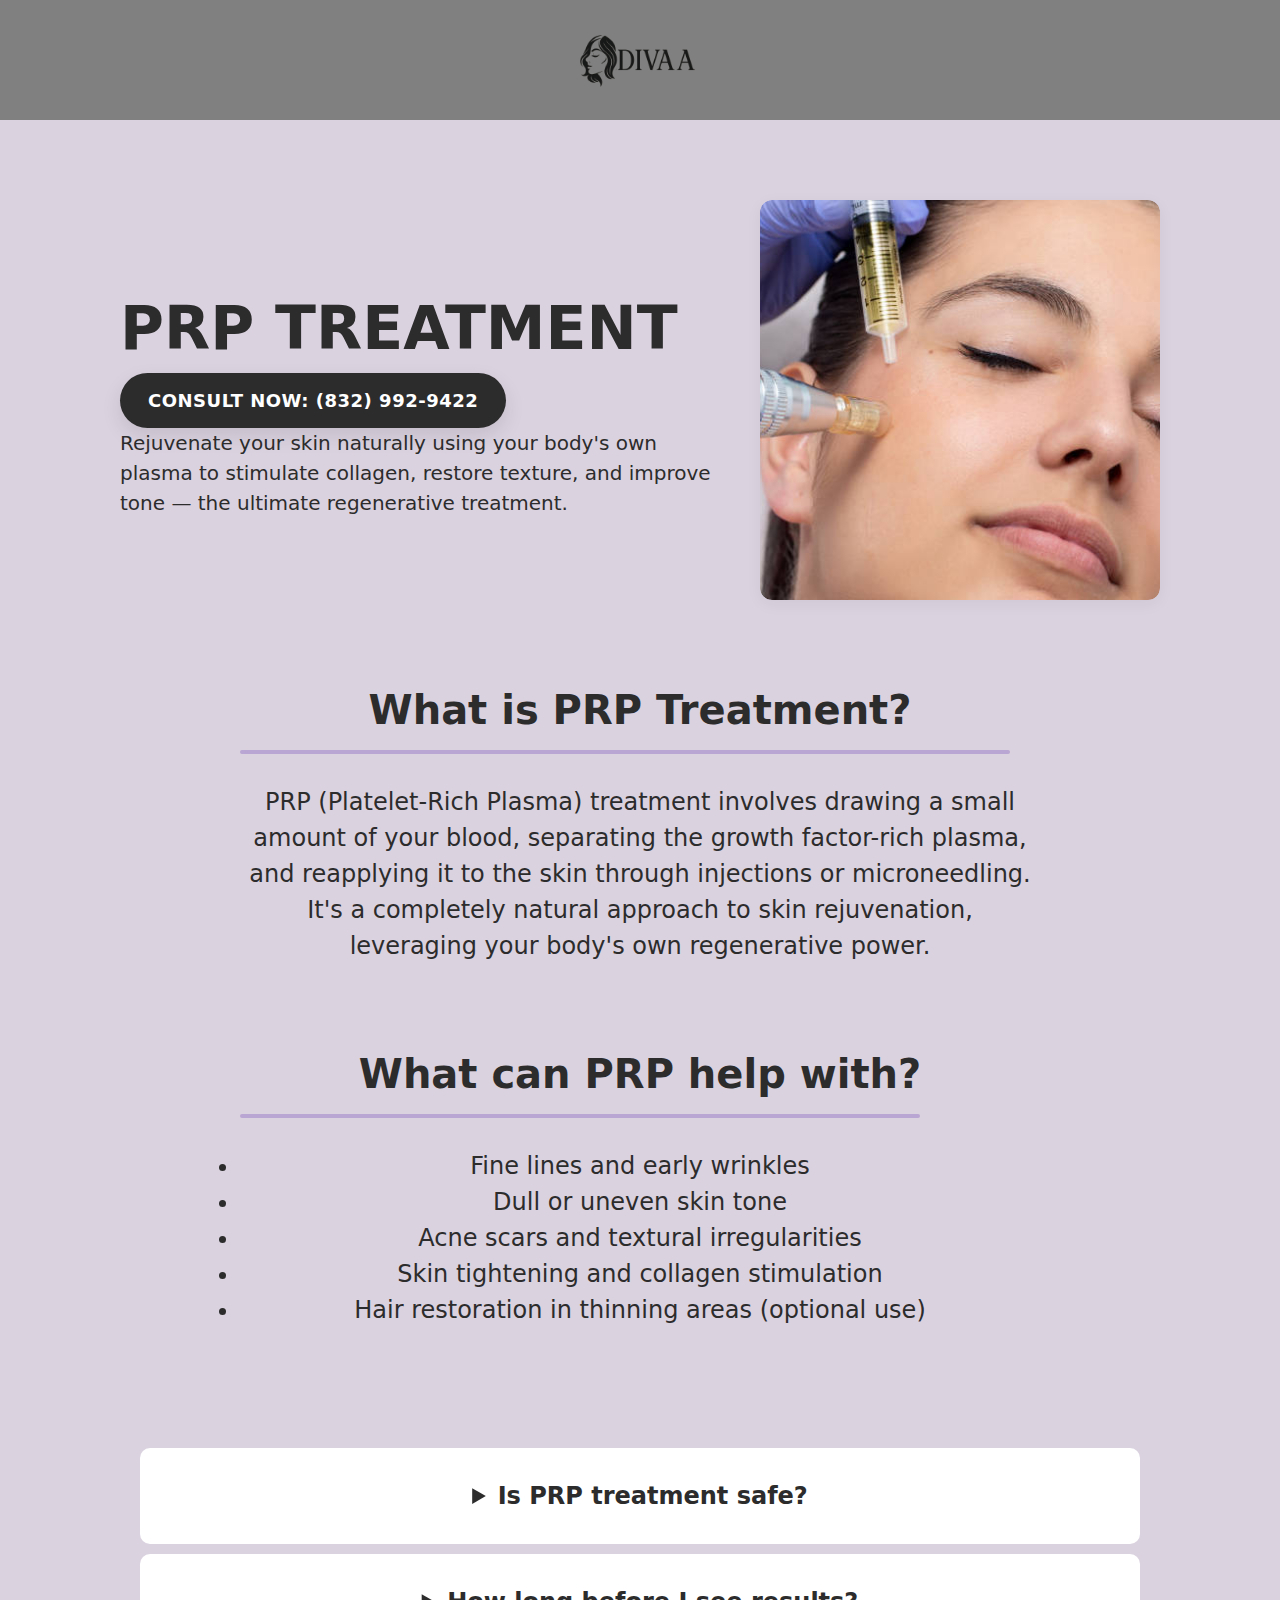
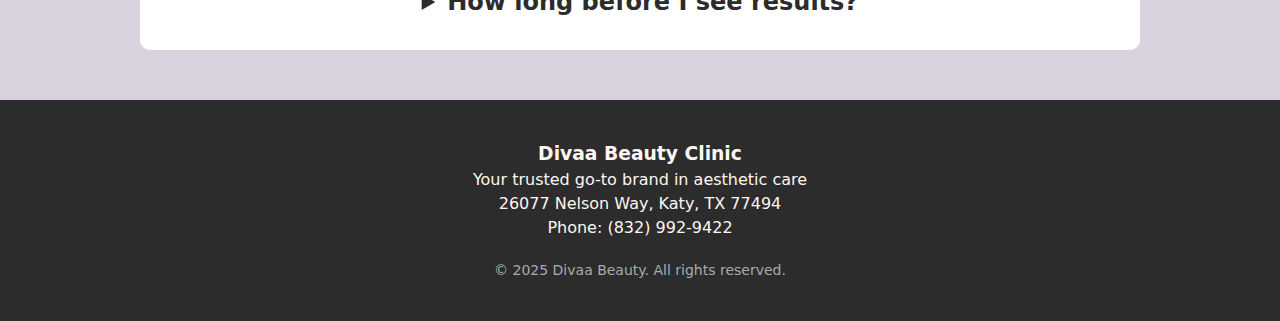
<file: prp.html>
<!DOCTYPE html>
<html lang="en">
  <head>
    <meta charset="UTF-8" />
    <meta name="viewport" content="width=device-width, initial-scale=1.0" />
    <meta
      name="description"
      content="Divaa Beauty Clinic offers PRP treatments in Houston using your body's own plasma to stimulate collagen, improve skin tone, and restore youthful glow."
    />
    <meta
      name="keywords"
      content="PRP treatment Houston, plasma facial, collagen stimulation, microneedling PRP, Divaa Beauty Clinic"
    />
    <meta name="author" content="Divaa Beauty Clinic" />
    <title>Divaa Beauty - PRP Treatment in Houston</title>
    <link rel="stylesheet" href="style.css" />
    <link rel="icon" href="pictures/business-logo2.png" type="image/x-icon" />
  </head>

  <body>
    <header>
      <section class="navbar-section">
        <div class="navbar-sd">
          <a href="index.html" class="navbar-logo">
            <img src="pictures/logo5.png" alt="Divaa Logo" />
          </a>
        </div>
      </section>
    </header>

    <main>
      <!-- HERO -->
      <section class="subhero">
        <div class="subhero-hook1">
          <div class="subhero-hook1-text">
            <h1>PRP TREATMENT</h1>
            <a
              href="sms:8329929422?&body=Hi%20I%27m%20interested%20in%20PRP%20treatment%20services%20at%20Divaa"
              class="contact-button"
            >
              CONSULT NOW: (832) 992-9422
            </a>
            <p>
              Rejuvenate your skin naturally using your body's own plasma to
              stimulate collagen, restore texture, and improve tone — the
              ultimate regenerative treatment.
            </p>
          </div>
          <div class="subhero-hook1-logo">
            <img
              src="pictures/prptreatment-image1.JPG"
              alt="Client receiving PRP treatment at Divaa Beauty"
            />
          </div>
        </div>
      </section>

      <!-- INTRO -->
      <section class="treatment-information">
        <div class="treatment-introduction">
          <div class="treatment-introduction-text">
            <h3>What is PRP Treatment?</h3>
            <p>
              PRP (Platelet-Rich Plasma) treatment involves drawing a small
              amount of your blood, separating the growth factor-rich plasma,
              and reapplying it to the skin through injections or microneedling.
              It's a completely natural approach to skin rejuvenation,
              leveraging your body's own regenerative power.
            </p>
          </div>
        </div>

        <!-- FUNCTION -->
        <div class="treatment-function">
          <div class="treatment-function-text">
            <h3>What can PRP help with?</h3>
            <ul>
              <li>Fine lines and early wrinkles</li>
              <li>Dull or uneven skin tone</li>
              <li>Acne scars and textural irregularities</li>
              <li>Skin tightening and collagen stimulation</li>
              <li>Hair restoration in thinning areas (optional use)</li>
            </ul>
          </div>
        </div>

        <!-- FAQ -->
        <div class="treatment-faq">
          <details>
            <summary>Is PRP treatment safe?</summary>
            <p>
              Yes — PRP uses your own blood, which eliminates the risk of
              allergic reaction or rejection. It's widely considered one of the
              safest skin rejuvenation techniques available.
            </p>
          </details>
          <details>
            <summary>How long before I see results?</summary>
            <p>
              Most clients see noticeable improvements in texture and radiance
              within 2-4 weeks, with ongoing improvement as collagen continues
              to build over 1-3 months.
            </p>
          </details>
        </div>
      </section>
    </main>

    <!-- FOOTER -->
    <section class="footer-section">
      <footer class="footer">
        <div class="footer-branding">
          <h3>Divaa Beauty Clinic</h3>
          <p>Your trusted go-to brand in aesthetic care</p>
          <p>26077 Nelson Way, Katy, TX 77494</p>
          <p>Phone: (832) 992-9422</p>
        </div>
        <div class="footer-info">
          <p>&copy; 2025 Divaa Beauty. All rights reserved.</p>
        </div>
      </footer>
    </section>
  </body>
</html>
</file>
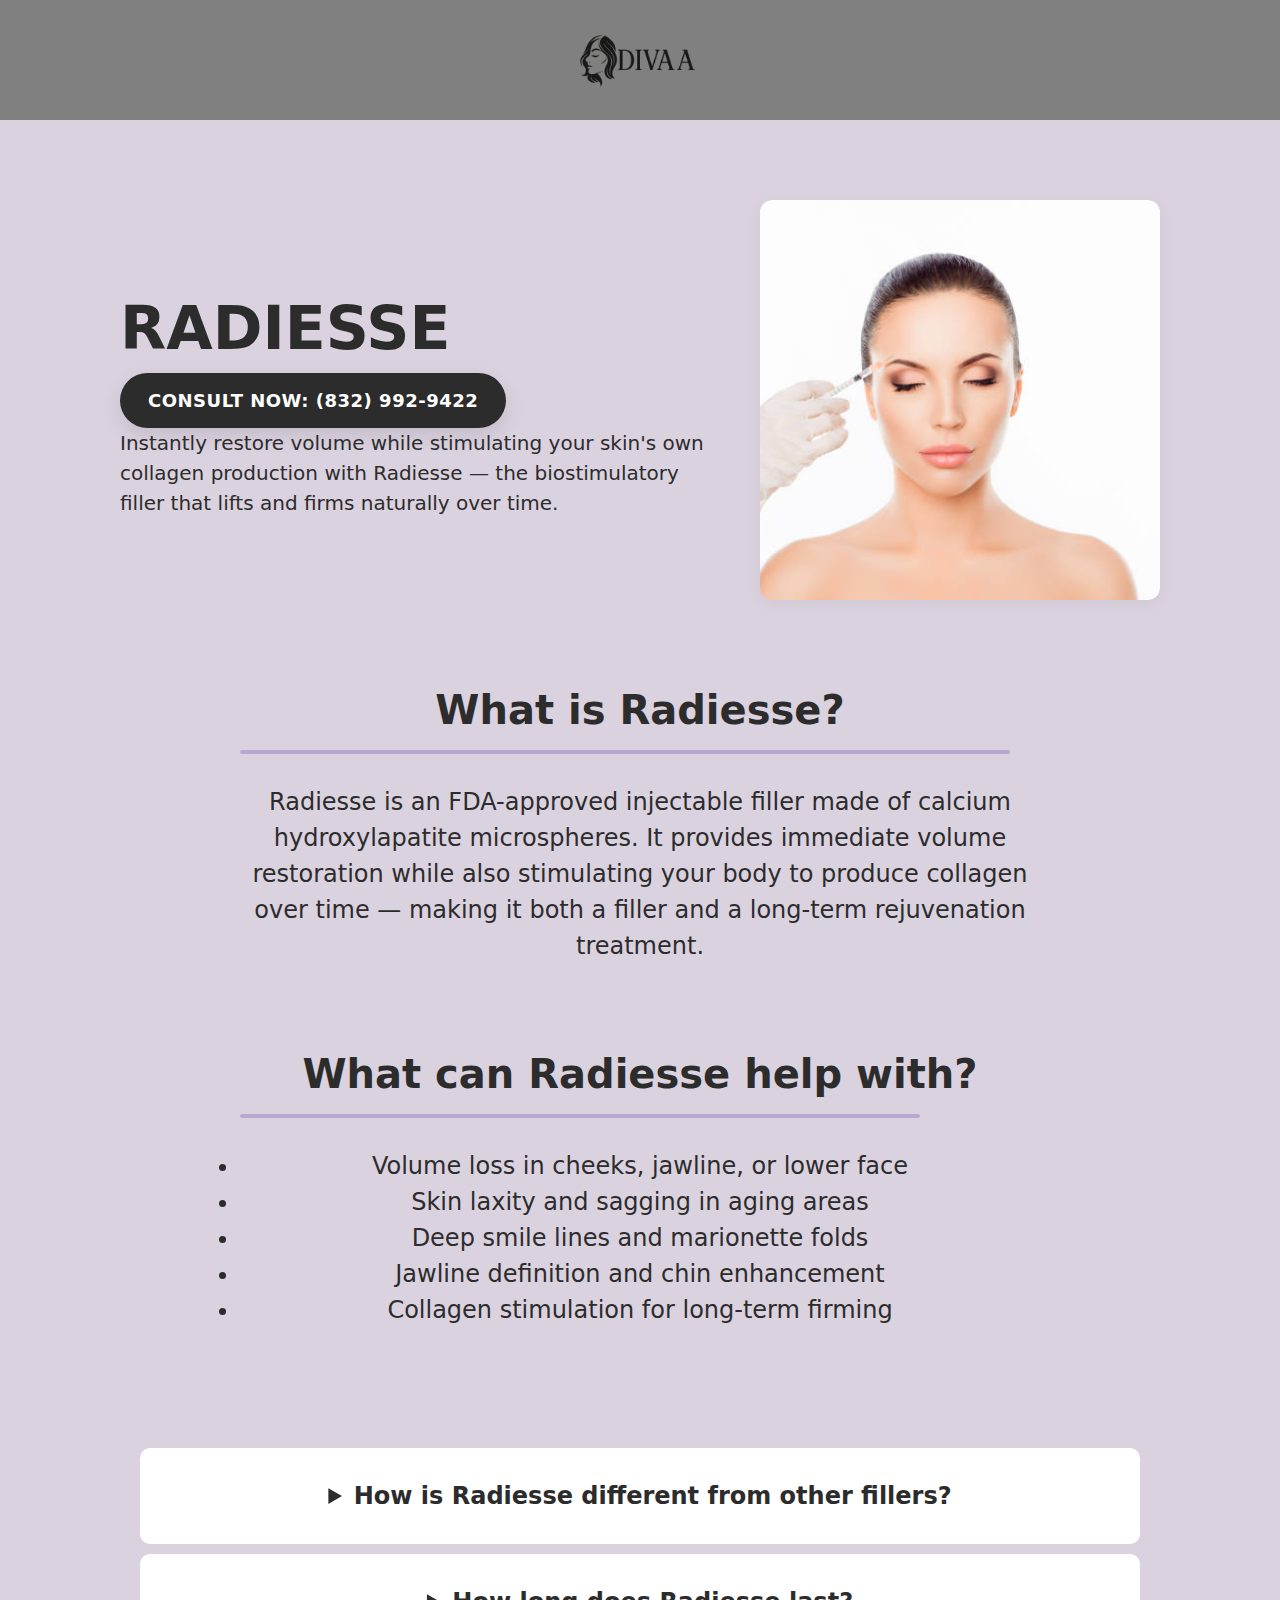
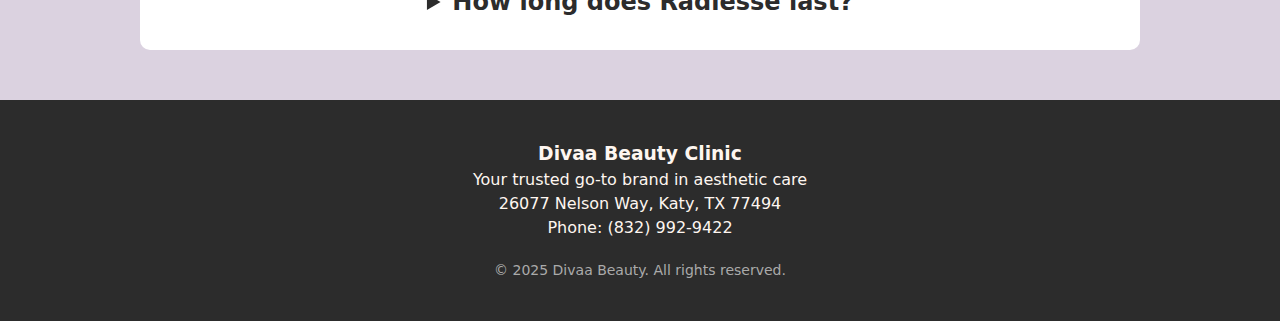
<file: radiesse.html>
<!DOCTYPE html>
<html lang="en">
  <head>
    <meta charset="UTF-8" />
    <meta name="viewport" content="width=device-width, initial-scale=1.0" />
    <meta
      name="description"
      content="Divaa Beauty Clinic in Houston offers Radiesse treatments to instantly restore volume and stimulate long-term collagen production for natural rejuvenation."
    />
    <meta
      name="keywords"
      content="Radiesse Houston, collagen filler, facial rejuvenation, Divaa Beauty Clinic, dermal filler"
    />
    <meta name="author" content="Divaa Beauty Clinic" />
    <title>Divaa Beauty - Radiesse in Houston</title>
    <link rel="stylesheet" href="style.css" />
    <link rel="icon" href="pictures/business-logo2.png" type="image/x-icon" />
  </head>

  <body>
    <header>
      <section class="navbar-section">
        <div class="navbar-sd">
          <a href="index.html" class="navbar-logo">
            <img src="pictures/logo5.png" alt="Divaa Logo" />
          </a>
        </div>
      </section>
    </header>

    <main>
      <!-- HERO -->
      <section class="subhero">
        <div class="subhero-hook1">
          <div class="subhero-hook1-text">
            <h1>RADIESSE</h1>
            <a
              href="sms:8329929422?&body=Hi%20I%27m%20interested%20in%20Radiesse%20services%20at%20Divaa"
              class="contact-button"
            >
              CONSULT NOW: (832) 992-9422
            </a>
            <p>
              Instantly restore volume while stimulating your skin's own
              collagen production with Radiesse — the biostimulatory filler that
              lifts and firms naturally over time.
            </p>
          </div>
          <div class="subhero-hook1-logo">
            <img
              src="pictures/radiesse.JPG"
              alt="Client receiving Radiesse filler at Divaa Beauty"
            />
          </div>
        </div>
      </section>

      <!-- INTRO -->
      <section class="treatment-information">
        <div class="treatment-introduction">
          <div class="treatment-introduction-text">
            <h3>What is Radiesse?</h3>
            <p>
              Radiesse is an FDA-approved injectable filler made of calcium
              hydroxylapatite microspheres. It provides immediate volume
              restoration while also stimulating your body to produce collagen
              over time — making it both a filler and a long-term rejuvenation
              treatment.
            </p>
          </div>
        </div>

        <!-- FUNCTION -->
        <div class="treatment-function">
          <div class="treatment-function-text">
            <h3>What can Radiesse help with?</h3>
            <ul>
              <li>Volume loss in cheeks, jawline, or lower face</li>
              <li>Skin laxity and sagging in aging areas</li>
              <li>Deep smile lines and marionette folds</li>
              <li>Jawline definition and chin enhancement</li>
              <li>Collagen stimulation for long-term firming</li>
            </ul>
          </div>
        </div>

        <!-- FAQ -->
        <div class="treatment-faq">
          <details>
            <summary>How is Radiesse different from other fillers?</summary>
            <p>
              Unlike hyaluronic acid fillers, Radiesse stimulates collagen
              production in addition to providing volume — making it ideal for
              long-term rejuvenation.
            </p>
          </details>
          <details>
            <summary>How long does Radiesse last?</summary>
            <p>
              You can expect results to last 12 to 18 months. Collagen
              production continues even after the filler itself begins to
              dissolve.
            </p>
          </details>
        </div>
      </section>
    </main>

    <!-- FOOTER -->
    <section class="footer-section">
      <footer class="footer">
        <div class="footer-branding">
          <h3>Divaa Beauty Clinic</h3>
          <p>Your trusted go-to brand in aesthetic care</p>
          <p>26077 Nelson Way, Katy, TX 77494</p>
          <p>Phone: (832) 992-9422</p>
        </div>
        <div class="footer-info">
          <p>&copy; 2025 Divaa Beauty. All rights reserved.</p>
        </div>
      </footer>
    </section>
  </body>
</html>
</file>
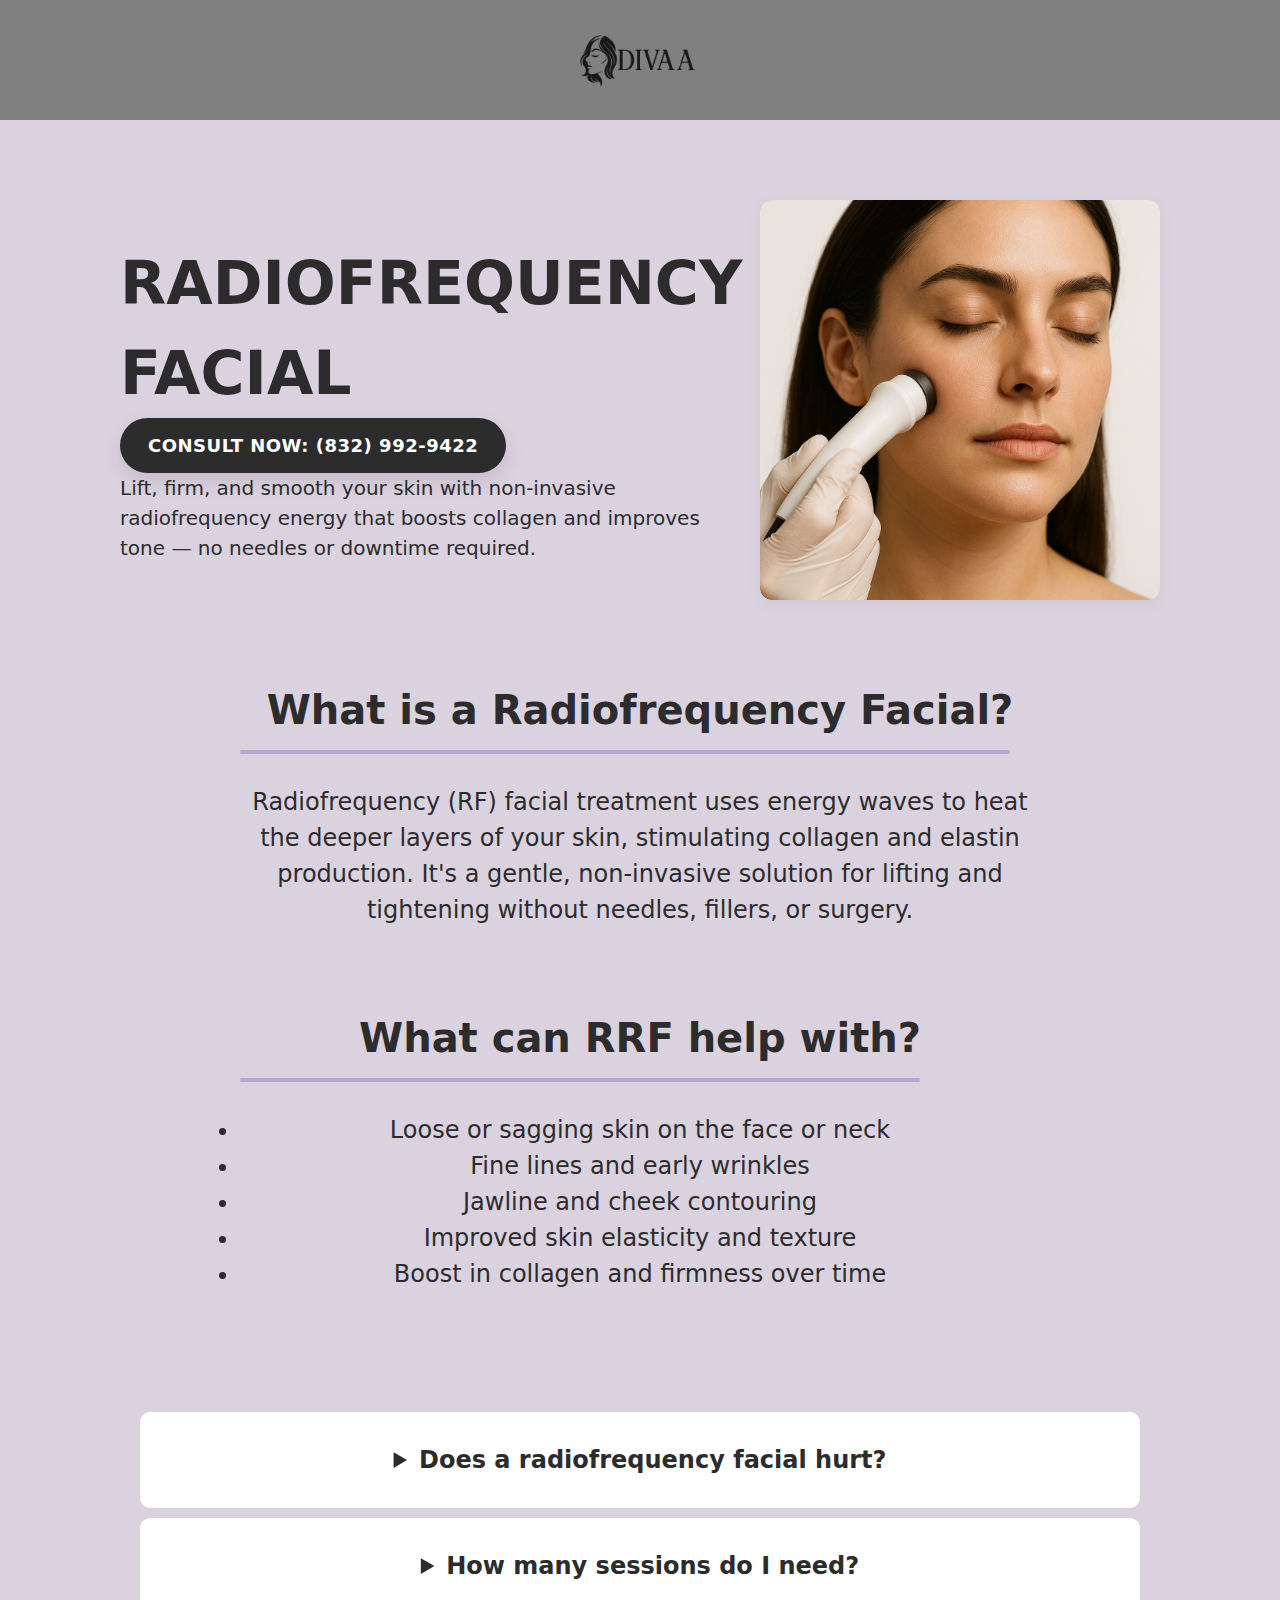
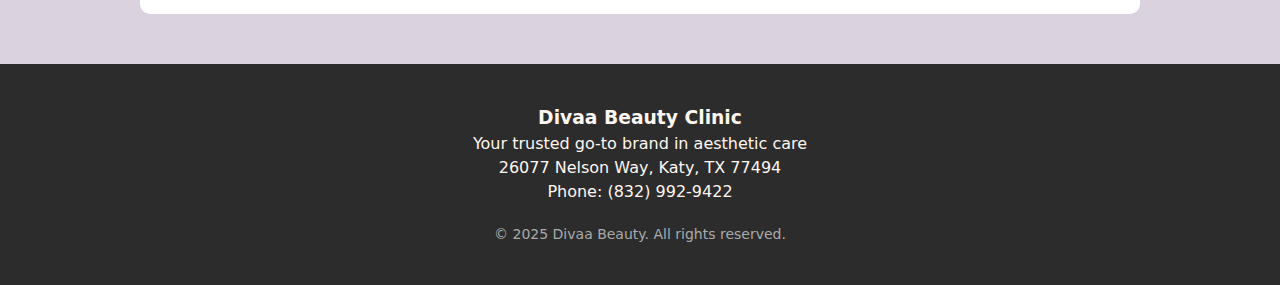
<file: rrf.html>
<!DOCTYPE html>
<html lang="en">
  <head>
    <meta charset="UTF-8" />
    <meta name="viewport" content="width=device-width, initial-scale=1.0" />
    <meta
      name="description"
      content="Divaa Beauty Clinic offers non-invasive radiofrequency facials (RRF) in Houston to lift, tighten, and smooth the skin by stimulating natural collagen."
    />
    <meta
      name="keywords"
      content="Radiofrequency facial Houston, RRF, skin tightening, non-invasive facelift, Divaa Beauty Clinic"
    />
    <meta name="author" content="Divaa Beauty Clinic" />
    <title>Divaa Beauty - Radiofrequency Facial in Houston</title>
    <link rel="stylesheet" href="style.css" />
    <link rel="icon" href="pictures/business-logo2.png" type="image/x-icon" />
  </head>

  <body>
    <header>
      <section class="navbar-section">
        <div class="navbar-sd">
          <a href="index.html" class="navbar-logo">
            <img src="pictures/logo5.png" alt="Divaa Logo" />
          </a>
        </div>
      </section>
    </header>

    <main>
      <!-- HERO -->
      <section class="subhero">
        <div class="subhero-hook1">
          <div class="subhero-hook1-text">
            <h1>RADIOFREQUENCY FACIAL</h1>
            <a
              href="sms:8329929422?&body=Hi%20I%27m%20interested%20in%20radiofrequency%20facial%20services%20at%20Divaa"
              class="contact-button"
            >
              CONSULT NOW: (832) 992-9422
            </a>
            <p>
              Lift, firm, and smooth your skin with non-invasive radiofrequency
              energy that boosts collagen and improves tone — no needles or
              downtime required.
            </p>
          </div>
          <div class="subhero-hook1-logo">
            <img
              src="pictures/rrf.png"
              alt="Client receiving radiofrequency facial at Divaa Beauty"
            />
          </div>
        </div>
      </section>

      <!-- INTRO -->
      <section class="treatment-information">
        <div class="treatment-introduction">
          <div class="treatment-introduction-text">
            <h3>What is a Radiofrequency Facial?</h3>
            <p>
              Radiofrequency (RF) facial treatment uses energy waves to heat the
              deeper layers of your skin, stimulating collagen and elastin
              production. It's a gentle, non-invasive solution for lifting and
              tightening without needles, fillers, or surgery.
            </p>
          </div>
        </div>

        <!-- FUNCTION -->
        <div class="treatment-function">
          <div class="treatment-function-text">
            <h3>What can RRF help with?</h3>
            <ul>
              <li>Loose or sagging skin on the face or neck</li>
              <li>Fine lines and early wrinkles</li>
              <li>Jawline and cheek contouring</li>
              <li>Improved skin elasticity and texture</li>
              <li>Boost in collagen and firmness over time</li>
            </ul>
          </div>
        </div>

        <!-- FAQ -->
        <div class="treatment-faq">
          <details>
            <summary>Does a radiofrequency facial hurt?</summary>
            <p>
              Not at all — the treatment feels like a warm massage. Most clients
              find it relaxing, and there's no downtime afterward.
            </p>
          </details>
          <details>
            <summary>How many sessions do I need?</summary>
            <p>
              Most clients benefit from a series of 3-6 sessions for optimal
              results, spaced a few weeks apart. Maintenance treatments can
              prolong the effects.
            </p>
          </details>
        </div>
      </section>
    </main>

    <!-- FOOTER -->
    <section class="footer-section">
      <footer class="footer">
        <div class="footer-branding">
          <h3>Divaa Beauty Clinic</h3>
          <p>Your trusted go-to brand in aesthetic care</p>
          <p>26077 Nelson Way, Katy, TX 77494</p>
          <p>Phone: (832) 992-9422</p>
        </div>
        <div class="footer-info">
          <p>&copy; 2025 Divaa Beauty. All rights reserved.</p>
        </div>
      </footer>
    </section>
  </body>
</html>
</file>
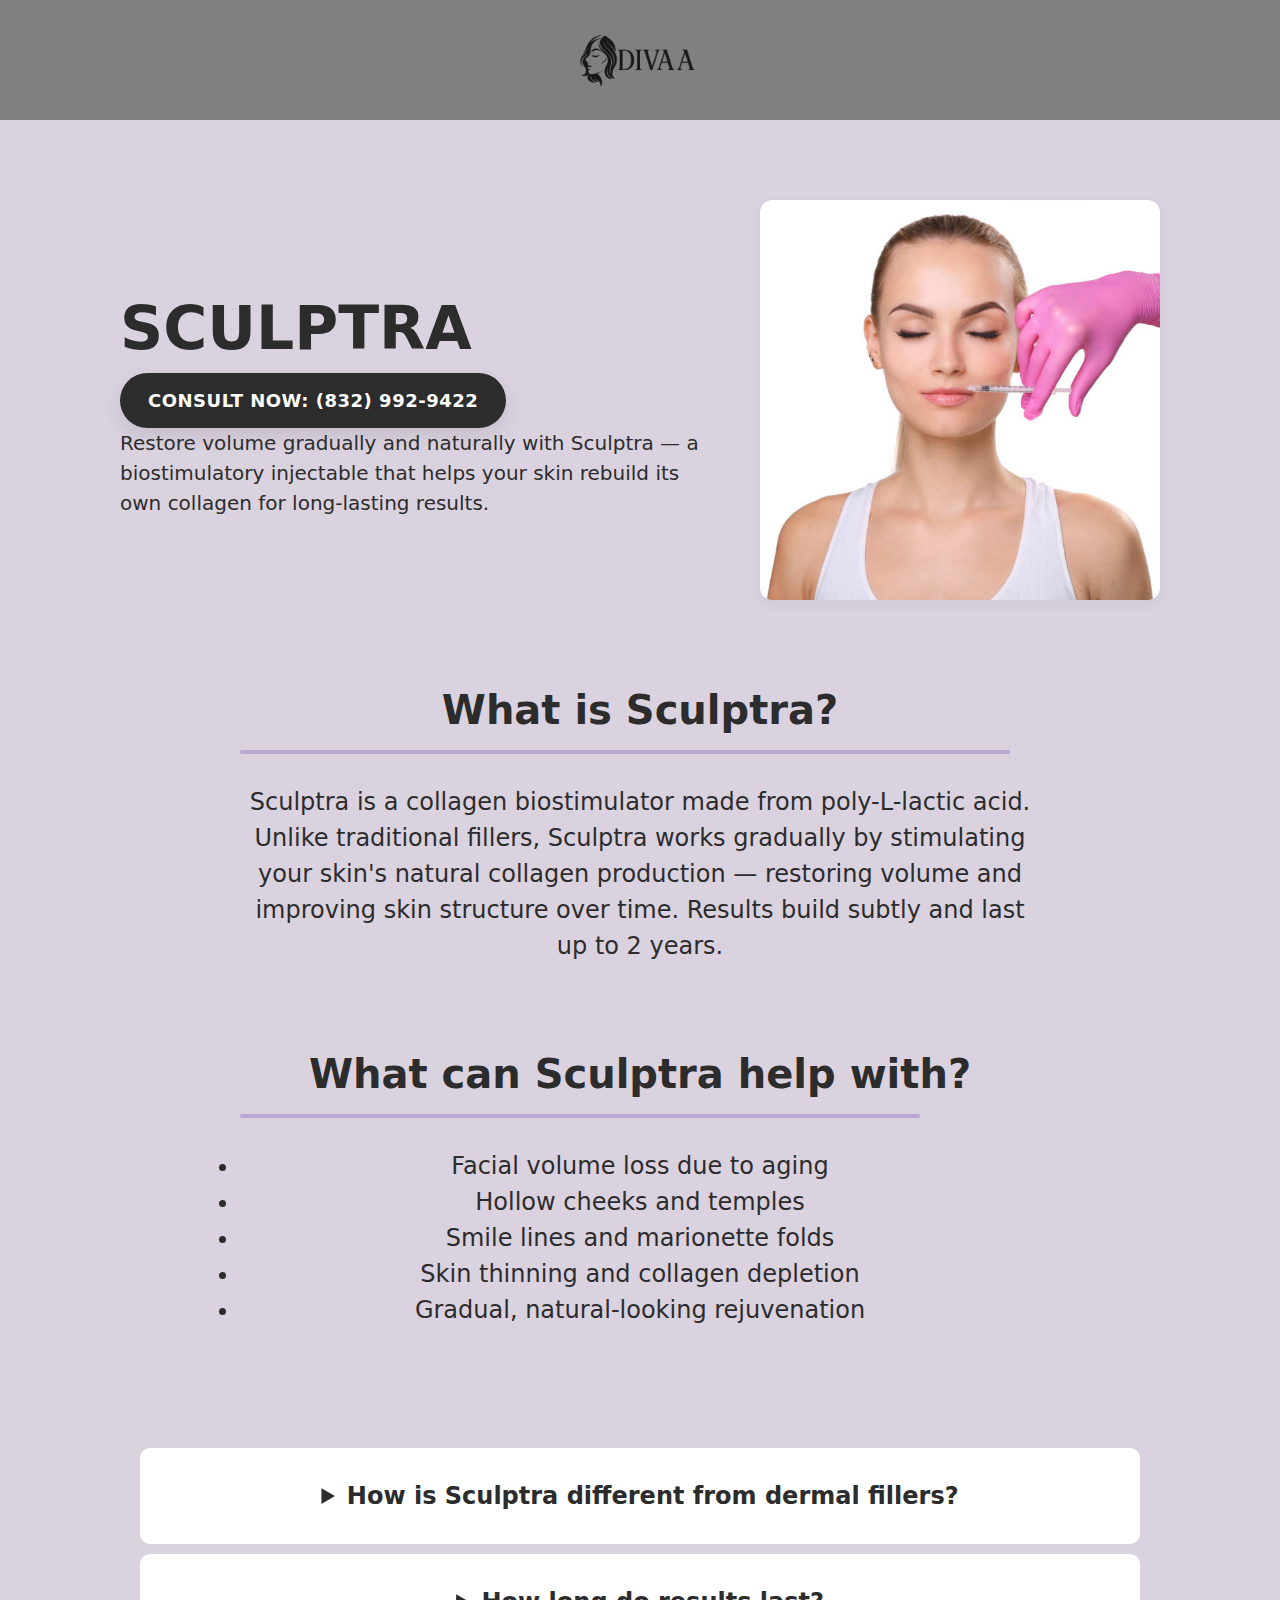
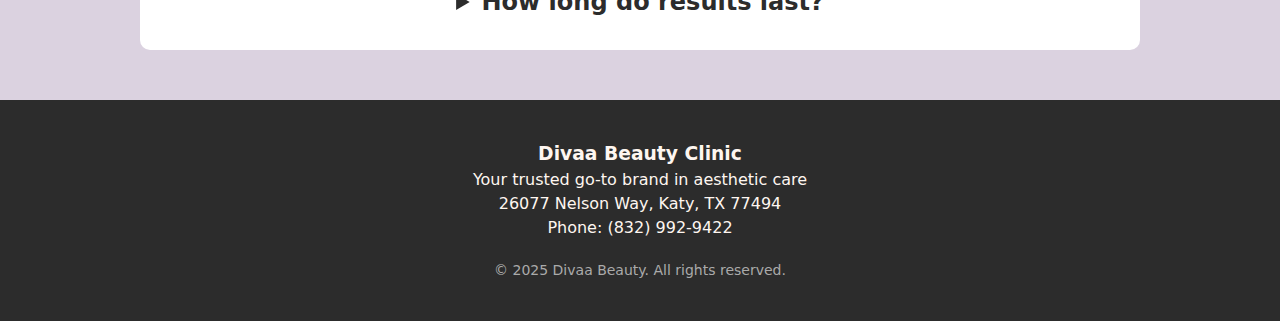
<file: sculptra.html>
<!DOCTYPE html>
<html lang="en">
  <head>
    <meta charset="UTF-8" />
    <meta name="viewport" content="width=device-width, initial-scale=1.0" />
    <meta
      name="description"
      content="Divaa Beauty Clinic in Houston offers Sculptra treatments to gradually restore facial volume and stimulate collagen for natural-looking rejuvenation."
    />
    <meta
      name="keywords"
      content="Sculptra Houston, biostimulatory filler, collagen injection, facial volume, Divaa Beauty Clinic"
    />
    <meta name="author" content="Divaa Beauty Clinic" />
    <title>Divaa Beauty - Sculptra in Houston</title>
    <link rel="stylesheet" href="style.css" />
    <link rel="icon" href="pictures/favicon.ico" type="image/x-icon" />
  </head>

  <body>
    <header>
      <section class="navbar-section">
        <div class="navbar-sd">
          <a href="index.html" class="navbar-logo">
            <img src="pictures/logo5.png" alt="Divaa Logo" />
          </a>
        </div>
      </section>
    </header>

    <main>
      <!-- HERO -->
      <section class="subhero">
        <div class="subhero-hook1">
          <div class="subhero-hook1-text">
            <h1>SCULPTRA</h1>
            <a
              href="sms:8329929422?&body=Hi%20I%27m%20interested%20in%20Sculptra%20services%20at%20Divaa"
              class="contact-button"
            >
              CONSULT NOW: (832) 992-9422
            </a>
            <p>
              Restore volume gradually and naturally with Sculptra — a
              biostimulatory injectable that helps your skin rebuild its own
              collagen for long-lasting results.
            </p>
          </div>
          <div class="subhero-hook1-logo">
            <img
              src="pictures/sculptra.JPG"
              alt="Client receiving Sculptra at Divaa Beauty"
            />
          </div>
        </div>
      </section>

      <!-- INTRO -->
      <section class="treatment-information">
        <div class="treatment-introduction">
          <div class="treatment-introduction-text">
            <h3>What is Sculptra?</h3>
            <p>
              Sculptra is a collagen biostimulator made from poly-L-lactic acid.
              Unlike traditional fillers, Sculptra works gradually by
              stimulating your skin's natural collagen production — restoring
              volume and improving skin structure over time. Results build
              subtly and last up to 2 years.
            </p>
          </div>
        </div>

        <!-- FUNCTION -->
        <div class="treatment-function">
          <div class="treatment-function-text">
            <h3>What can Sculptra help with?</h3>
            <ul>
              <li>Facial volume loss due to aging</li>
              <li>Hollow cheeks and temples</li>
              <li>Smile lines and marionette folds</li>
              <li>Skin thinning and collagen depletion</li>
              <li>Gradual, natural-looking rejuvenation</li>
            </ul>
          </div>
        </div>

        <!-- FAQ -->
        <div class="treatment-faq">
          <details>
            <summary>How is Sculptra different from dermal fillers?</summary>
            <p>
              Sculptra doesn't just fill — it stimulates your body to produce
              its own collagen. Results appear gradually and last longer, with
              no “overfilled” look.
            </p>
          </details>
          <details>
            <summary>How long do results last?</summary>
            <p>
              Results can last up to 2 years. Most clients require an initial
              series of 2-3 sessions spaced a few weeks apart to build their
              ideal result.
            </p>
          </details>
        </div>
      </section>
    </main>

    <!-- FOOTER -->
    <section class="footer-section">
      <footer class="footer">
        <div class="footer-branding">
          <h3>Divaa Beauty Clinic</h3>
          <p>Your trusted go-to brand in aesthetic care</p>
          <p>26077 Nelson Way, Katy, TX 77494</p>
          <p>Phone: (832) 992-9422</p>
        </div>
        <div class="footer-info">
          <p>&copy; 2025 Divaa Beauty. All rights reserved.</p>
        </div>
      </footer>
    </section>
  </body>
</html>
</file>
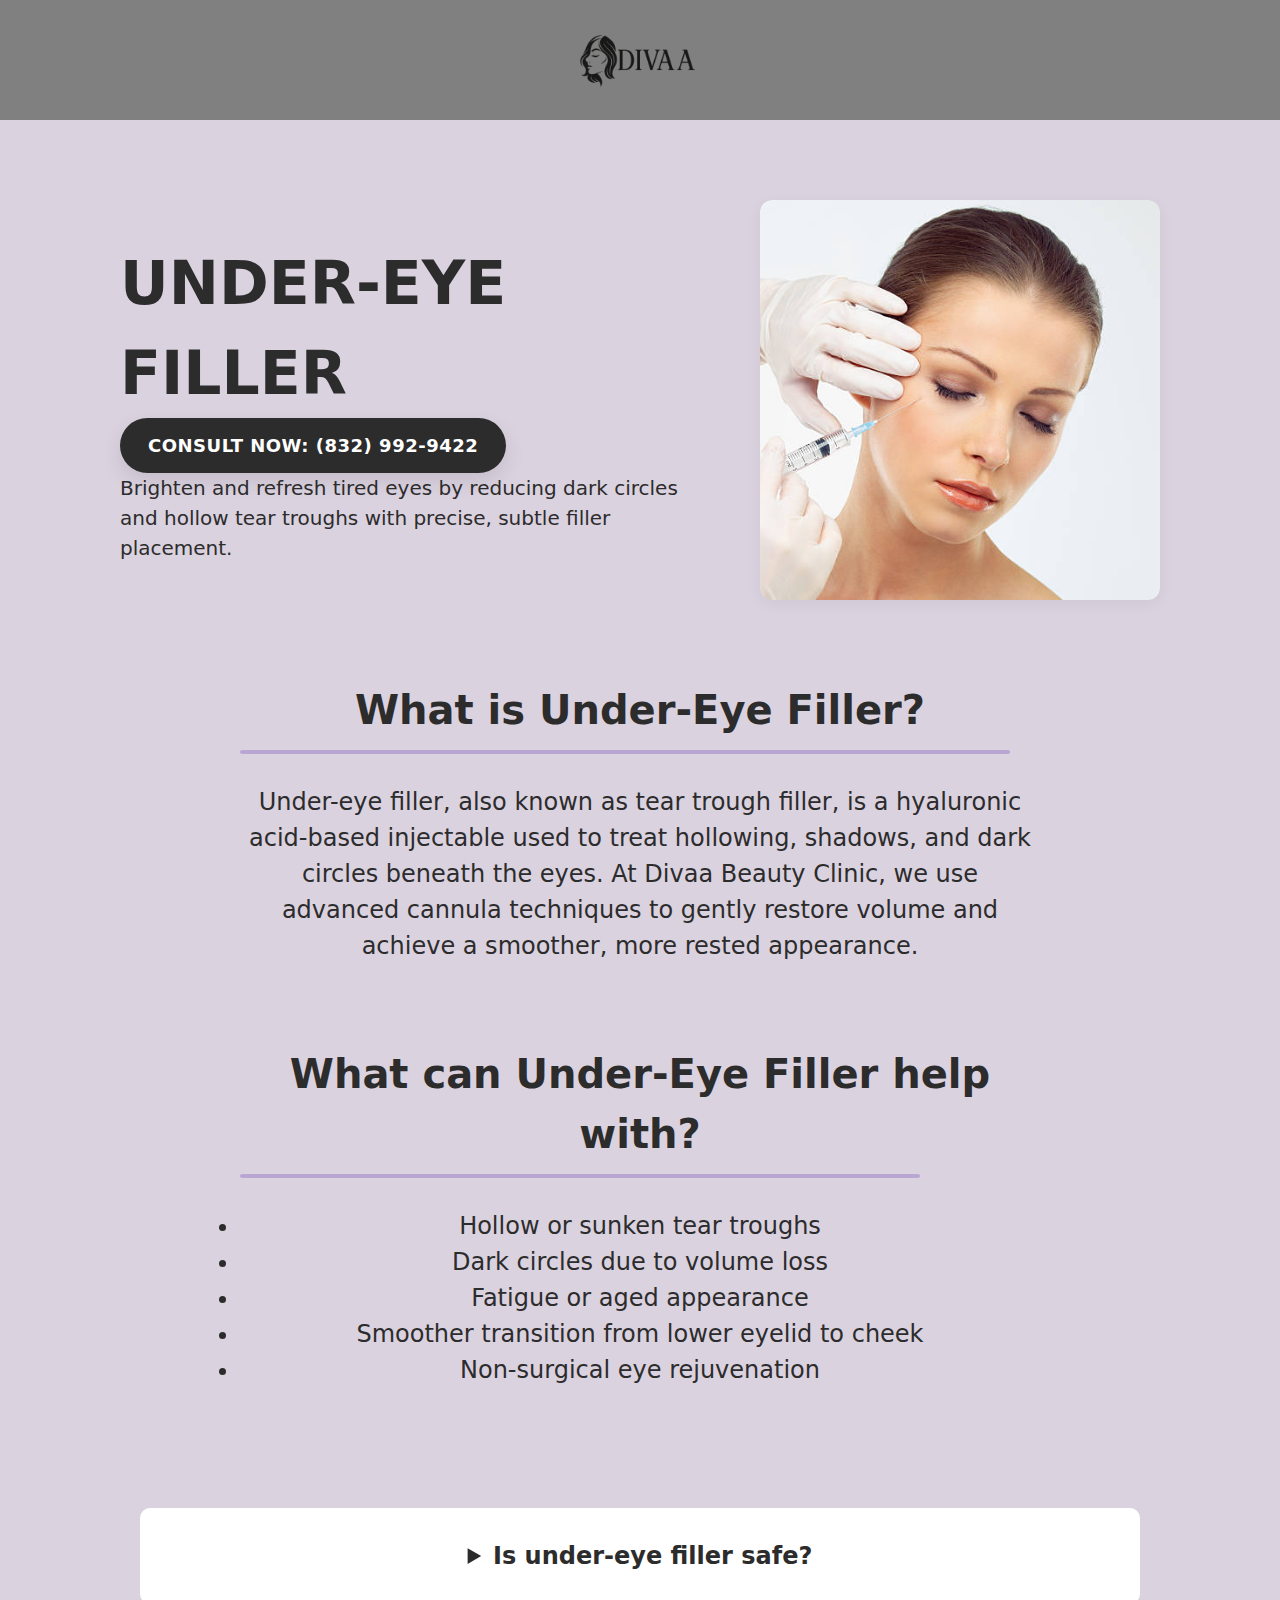
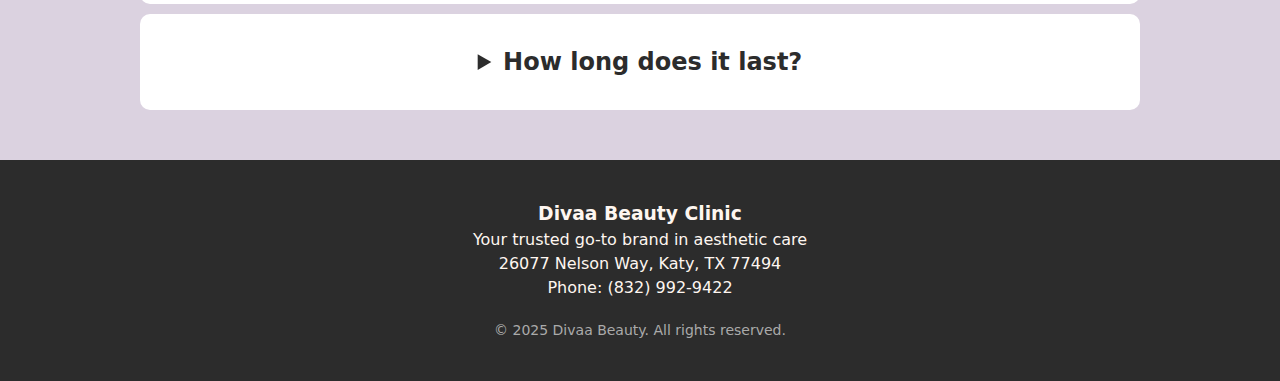
<file: undereye-filler.html>
<!DOCTYPE html>
<html lang="en">
  <head>
    <meta charset="UTF-8" />
    <meta name="viewport" content="width=device-width, initial-scale=1.0" />
    <meta
      name="description"
      content="Divaa Beauty Clinic provides under-eye filler treatments in Houston to reduce hollowness, brighten dark circles, and refresh tired-looking eyes."
    />
    <meta
      name="keywords"
      content="Under-eye filler Houston, tear trough filler, eye rejuvenation, Divaa Beauty Clinic, dark circle filler"
    />
    <meta name="author" content="Divaa Beauty Clinic" />
    <title>Divaa Beauty - Under-Eye Filler in Houston</title>
    <link rel="stylesheet" href="style.css" />
    <link rel="icon" href="pictures/business-logo2.png" type="image/x-icon" />
  </head>

  <body>
    <header>
      <section class="navbar-section">
        <div class="navbar-sd">
          <a href="index.html" class="navbar-logo">
            <img src="pictures/logo5.png" alt="Divaa Logo" />
          </a>
        </div>
      </section>
    </header>

    <main>
      <!-- HERO -->
      <section class="subhero">
        <div class="subhero-hook1">
          <div class="subhero-hook1-text">
            <h1>UNDER-EYE FILLER</h1>
            <a
              href="sms:8329929422?&body=Hi%20I%27m%20interested%20in%20under-eye%20filler%20services%20at%20Divaa"
              class="contact-button"
            >
              CONSULT NOW: (832) 992-9422
            </a>
            <p>
              Brighten and refresh tired eyes by reducing dark circles and
              hollow tear troughs with precise, subtle filler placement.
            </p>
          </div>
          <div class="subhero-hook1-logo">
            <img
              src="pictures/undereye-filler.JPG"
              alt="Client receiving under-eye filler at Divaa Beauty"
            />
          </div>
        </div>
      </section>

      <!-- INTRO -->
      <section class="treatment-information">
        <div class="treatment-introduction">
          <div class="treatment-introduction-text">
            <h3>What is Under-Eye Filler?</h3>
            <p>
              Under-eye filler, also known as tear trough filler, is a
              hyaluronic acid-based injectable used to treat hollowing, shadows,
              and dark circles beneath the eyes. At Divaa Beauty Clinic, we use
              advanced cannula techniques to gently restore volume and achieve a
              smoother, more rested appearance.
            </p>
          </div>
        </div>

        <!-- FUNCTION -->
        <div class="treatment-function">
          <div class="treatment-function-text">
            <h3>What can Under-Eye Filler help with?</h3>
            <ul>
              <li>Hollow or sunken tear troughs</li>
              <li>Dark circles due to volume loss</li>
              <li>Fatigue or aged appearance</li>
              <li>Smoother transition from lower eyelid to cheek</li>
              <li>Non-surgical eye rejuvenation</li>
            </ul>
          </div>
        </div>

        <!-- FAQ -->
        <div class="treatment-faq">
          <details>
            <summary>Is under-eye filler safe?</summary>
            <p>
              Yes — when performed by experienced providers using proper
              technique and product selection. We use cannulas to reduce
              bruising and improve safety.
            </p>
          </details>
          <details>
            <summary>How long does it last?</summary>
            <p>
              Results typically last 9-12 months, though some clients may see
              longer-lasting results in this area due to low movement.
            </p>
          </details>
        </div>
      </section>
    </main>

    <!-- FOOTER -->
    <section class="footer-section">
      <footer class="footer">
        <div class="footer-branding">
          <h3>Divaa Beauty Clinic</h3>
          <p>Your trusted go-to brand in aesthetic care</p>
          <p>26077 Nelson Way, Katy, TX 77494</p>
          <p>Phone: (832) 992-9422</p>
        </div>
        <div class="footer-info">
          <p>&copy; 2025 Divaa Beauty. All rights reserved.</p>
        </div>
      </footer>
    </section>
  </body>
</html>
</file>
<file: style.css>
*,
*::before,
*::after {
  margin: 0;
  padding: 0;
  box-sizing: border-box;
}

html,
body {
  height: 100%;
  font-family: system-ui, sans-serif;
  line-height: 1.5;
  background-color: #fef6f0;
  color: #2c2c2c;
  scroll-behavior: smooth;
}

.navbar.navbar-scrolled {
  background-color: rgba(195, 204, 211, 0.7);
  box-shadow: 0 4px 12px rgba(0, 0, 0, 0.1);
}

.navbar {
  display: flex;
  align-items: center;
  justify-content: space-between;
  background-color: transparent;
  position: fixed;
  top: 0;
  left: 0;
  width: 100%;
  height: 120px;
  padding: 0 20px;
  z-index: 1000;
  transition: background-color 0.3s ease, box-shadow 0.3s ease;
}

.navbar-logo {
  display: flex;
  height: 100px;
  width: auto;
  object-fit: cover;
  overflow: hidden;
  border-radius: 50%;
}

.navbar-links {
  display: flex;
  justify-content: flex-end;
  flex: 1;
  align-items: center;
  height: 80px;
  gap: 40px;
}

.navbar-item {
  color: #2c2c2c;
  padding: 15px;
  border-radius: 15px;
  cursor: pointer;
  text-decoration: none;
  transition: transform 0.3s ease;
}

.navbar-item:hover {
  transform: scale(1.05);
  background-color: white;
}

.hero {
  display: flex;
  height: 100vh;
  justify-content: left;
  align-items: center;
  background-image: url(pictures/landing-image.png);
  background-position: center;
  background-repeat: no-repeat;
  background-size: cover;
  background-position: 1% 25%;
}

.hero-text {
  max-width: 600px;
  margin-left: 40px;
}

.hero-text-hook {
  color: #2c2c2c;
  font-size: 46px;
  margin-bottom: 20px;
  font-weight: 700;
  text-shadow: 1px 1px 3px rgba(0, 0, 0, 0.4);
}

.hero-text-hook2 {
  color: #2c2c2c;
  font-size: 30px;
  margin-bottom: 10px;
  font-weight: 500;
  text-shadow: 0.5px 0.5px 1.5px rgba(0, 0, 0, 0.2);
}

.hero-text-introduction {
  color: #2c2c2c;
  font-size: 20px;
  margin-bottom: 15px;
  letter-spacing: 0.5px;
  font-weight: 400;
}

.booking-button {
  padding: 20px;
  color: #2c2c2c;
  font-size: 20px;
  background-color: white;
  cursor: pointer;
  transition: all 0.3s ease;
}

.booking-button:hover {
  transform: scale(1.05);
  background-color: white;
}

.services {
  display: flex;
  flex-direction: column;
  gap: 40px;
  justify-content: center;
  flex-wrap: wrap;
  padding: 60px 20px;
  background-color: white;
  border-radius: 20px;
}

.section-title {
  text-align: center;
  font-size: 36px;
  color: #2c2c2c;
  margin-bottom: 40px;
  text-shadow: 1px 1px 3px rgba(0, 0, 0, 0.4);
}

.service-list {
  display: grid;
  grid-template-columns: repeat(2, 1fr);
  justify-content: center;
  align-items: center;
  gap: 40px;
  margin: 0 auto;
  grid-auto-flow: dense;
}

.service-item:last-child:nth-child(odd) {
  grid-column: 1 / -1;
  justify-self: center;
}

.service-item {
  display: flex;
  flex-direction: column;
  justify-content: flex-end;
  align-items: end;
  background-color: white;
  color: #2c2c2c;
  padding: 30px;
  width: 800px;
  height: 400px;
  border-radius: 5px;
  text-align: center;
  box-shadow: 0 2px 8px rgba(0, 0, 0, 0.1);
  transition: all 0.3s ease;
}

.service-item h3,
.service-item p {
  color: #000000;
}

.service-item:hover {
  transform: scale(1.05);
  box-shadow: 4px 16px 48px rgba(0, 0, 0, 0.2);
}

.service-link {
  text-decoration: none;
  color: inherit;
  display: block;
}

.service-botox {
  background-image: url(pictures/botox-image1.JPG);
  background-position: center;
  background-repeat: no-repeat;
  background-size: cover;
}
.service-filler-lips {
  background-image: url(pictures/lip-filler.JPG);
  background-position: center;
  background-repeat: no-repeat;
  background-size: cover;
  background-position: center 15%;
}
.service-filler-cheeks {
  background-image: url(pictures/cheek-filler.JPG);
  background-position: center;
  background-repeat: no-repeat;
  background-size: cover;
}
.service-filler-under-eye {
  background-image: url(pictures/undereye-filler.JPG);
  background-position: center;
  background-repeat: no-repeat;
  background-size: cover;
}
.service-radiesse {
  background-image: url(pictures/radiesse.JPG);
  background-position: center;
  background-repeat: no-repeat;
  background-size: cover;
}
.service-sculptra {
  background-image: url(pictures/sculptra.JPG);
  background-position: center;
  background-repeat: no-repeat;
  background-size: cover;
}
.service-prptreatment {
  background-image: url(pictures/prptreatment-image1.JPG);
  background-position: center;
  background-repeat: no-repeat;
  background-size: cover;
}

.service-rrf {
  background-image: url(pictures/rrf.png);
  background-position: center;
  background-repeat: no-repeat;
  background-size: cover;
}

.service-facials {
  background-image: url(pictures/facial-image1.jpg);
  background-position: center;
  background-repeat: no-repeat;
  background-size: cover;
}

.service-hydrofacial {
  background-image: url(pictures/hydrofacial.png);
  background-position: center;
  background-repeat: no-repeat;
  background-size: cover;
}

.service-microneedling {
  background-image: url(pictures/microneedling-image1.JPG);
  background-position: center;
  background-repeat: no-repeat;
  background-size: cover;
}

.footer-section {
  background-color: #2c2c2c;
  color: #fef6f0;
  padding: 40px 0;
}

.footer {
  display: flex;
  flex-direction: column;
  align-items: center;
  gap: 20px;
  text-align: center;
}

.footer-branding {
  transition: transform 0.5s ease;
}

.footer-branding:hover {
  transform: scale(1.1);
}

.footer-info {
  font-size: 14px;
  color: #aaa;
}

/* Start of Subdomains Template Block */

.contact-button {
  display: inline-block;
  font-size: 18px;
  font-weight: 600;
  padding: 14px 28px;
  border-radius: 30px;
  background-color: #2c2c2c;
  color: #fff;
  text-decoration: none;
  border: none;
  cursor: pointer;
  transition: all 0.3s ease;
  box-shadow: 0 8px 20px rgba(0, 0, 0, 0.1);
  letter-spacing: 0.5px;
}

.contact-button:hover {
  background-color: #4a4a4a;
  transform: scale(1.03);
  box-shadow: 0 10px 24px rgba(0, 0, 0, 0.2);
}

.navbar-sd {
  display: flex;
  align-items: center;
  justify-content: center;
  background-color: gray;
  top: 0;
  left: 0;
  width: 100%;
  height: 120px;
  padding: 0 20px;
  z-index: 1000;
  transition: background-color 0.3s ease, box-shadow 0.3s ease;
}

/* Subhero Section */
.subhero {
  background-color: #dbd2e0; /* soft blush background */
  padding: 80px 20px;
  gap: 40px;
}

.subhero-hook1 {
  display: flex;
  flex-wrap: wrap;
  justify-content: center;
  align-items: center;
  gap: 40px;
}

.subhero-hook1-text {
  width: 600px;
}

.subhero-hook1-text h1 {
  font-size: 60px;
}

.subhero-hook1-text p {
  font-size: 20px;
}

.subhero-hook1-logo {
  width: 400px;
  height: 400px;
  overflow: hidden;
  border-radius: 12px;
  box-shadow: 0 4px 16px rgba(0, 0, 0, 0.05);
}

.subhero-hook1-logo img {
  width: 100%;
  height: 100%;
  object-fit: cover;
  display: block;
  border-radius: 12px;
}

/* Treatment Information Section */

.treatment-information {
  display: flex;
  flex-direction: column;
}

.treatment-introduction {
  display: flex;
  justify-content: space-evenly;
  align-items: center;
  flex-wrap: wrap;
  background-color: #dbd2e0;
}

.treatment-introduction-text {
  width: 800px;
  text-align: center;
}

.treatment-introduction-text h3 {
  font-size: 40px;
}

.treatment-introduction-text h3::after {
  content: "";
  display: block;
  width: 770px;
  height: 4px;
  margin-top: 10px;
  margin-bottom: 30px;
  background-color: #b9a6d3; /* Light lavender, or change to match your theme */
  border-radius: 2px;
}

.treatment-introduction-text p {
  font-size: 24px;
}

/* Treatment Function Section */

.treatment-function {
  display: flex;
  justify-content: center;
  align-items: center;
  flex-wrap: wrap;
  background-color: #dbd2e0;
  padding: 80px 0;
}

.treatment-function-text {
  text-align: center;
  width: 800px;
}

.treatment-function-text h3 {
  font-size: 40px;
}

.treatment-function-text h3::after {
  content: "";
  display: block;
  width: 680px;
  height: 4px;
  margin-top: 10px;
  margin-bottom: 30px;
  background-color: #b9a6d3; /* Light lavender, or change to match your theme */
  border-radius: 2px;
}

.treatment-function-text li {
  font-size: 24px;
}

.treatment-faq {
  display: flex;
  align-items: center;
  justify-content: center;
  flex-direction: column;
  padding: 40px;
  background-color: #dbd2e0;
  text-align: center;
}

.treatment-faq details {
  width: 1000px;
  padding: 30px;
  margin-bottom: 10px;
  background-color: #fff;
  border-radius: 10px;
}

.treatment-faq summary {
  font-size: 24px;
  font-weight: 700;
}

.treatment-faq p {
  font-size: 18px;
}

/* ------- End of Subdomains Template Block ------- */

@media (max-width: 768px) {
  .navbar-links {
    display: none;
    flex-direction: column;
    position: absolute;
    top: 80px;
    left: 0;
    width: 100%;
    background-color: #2c2c2c;
  }

  .navbar-item {
    width: 100%;
    text-align: center;
    color: #fff;
  }

  .hero {
    flex-direction: column;
    text-align: center;
    padding-top: 100px;
    min-height: 100vh;
    height: auto;
    display: flex;
    height: 100vh;
    justify-content: left;
    align-items: center;
    background-position: center;
    background-size: cover;
    background-position: 50%;
  }

  .hero-text {
    background-color: rgba(255, 255, 255, 0.4);
    padding: 20px;
    border-radius: 12px;
    backdrop-filter: blur(6px);
    max-width: 90%;
    margin: 50px auto 0 auto;
    text-align: center;
  }

  .hero-text h1 {
    font-size: 20px;
  }

  .hero-text p {
    font-size: 16px;
  }

  .services {
    flex-direction: column;
    align-items: center;
  }

  .service-list {
    grid-template-columns: 1fr;
  }

  .service-item {
    width: 90%;
  }

  /* Subhero mobile layout */
  .subhero-hook1 {
    flex-direction: column-reverse;
    text-align: center;
  }

  .subhero-hook1-text {
    width: 100%;
    max-width: 90%;
  }

  .subhero-hook1-text h1 {
    font-size: 38px;
  }

  .subhero-hook1-text p {
    font-size: 18px;
  }

  .subhero-hook1-logo {
    width: 100%;
    max-width: 300px;
    height: auto;
  }

  /* Treatment intro & function */
  .treatment-introduction,
  .treatment-function {
    flex-direction: column;
    padding: 40px 20px;
  }

  .treatment-introduction-text,
  .treatment-function-text {
    width: 100%;
    max-width: 90%;
  }

  .treatment-introduction-text h3,
  .treatment-function-text h3 {
    font-size: 28px;
  }

  .treatment-introduction-text h3::after,
  .treatment-function-text h3::after {
    width: 80%;
    margin: 10px auto 30px;
  }

  .treatment-introduction-text p,
  .treatment-function-text li {
    font-size: 18px;
  }

  /* FAQ section */
  .treatment-faq {
    padding: 20px;
  }

  .treatment-faq details {
    width: 100%;
    padding: 20px;
  }

  .treatment-faq summary {
    font-size: 20px;
  }

  .treatment-faq p {
    font-size: 16px;
  }

  /* Footer */
  .footer-section {
    padding: 30px 10px;
  }

  .footer-branding p {
    font-size: 14px;
    line-height: 1.4;
  }
}
</file>
